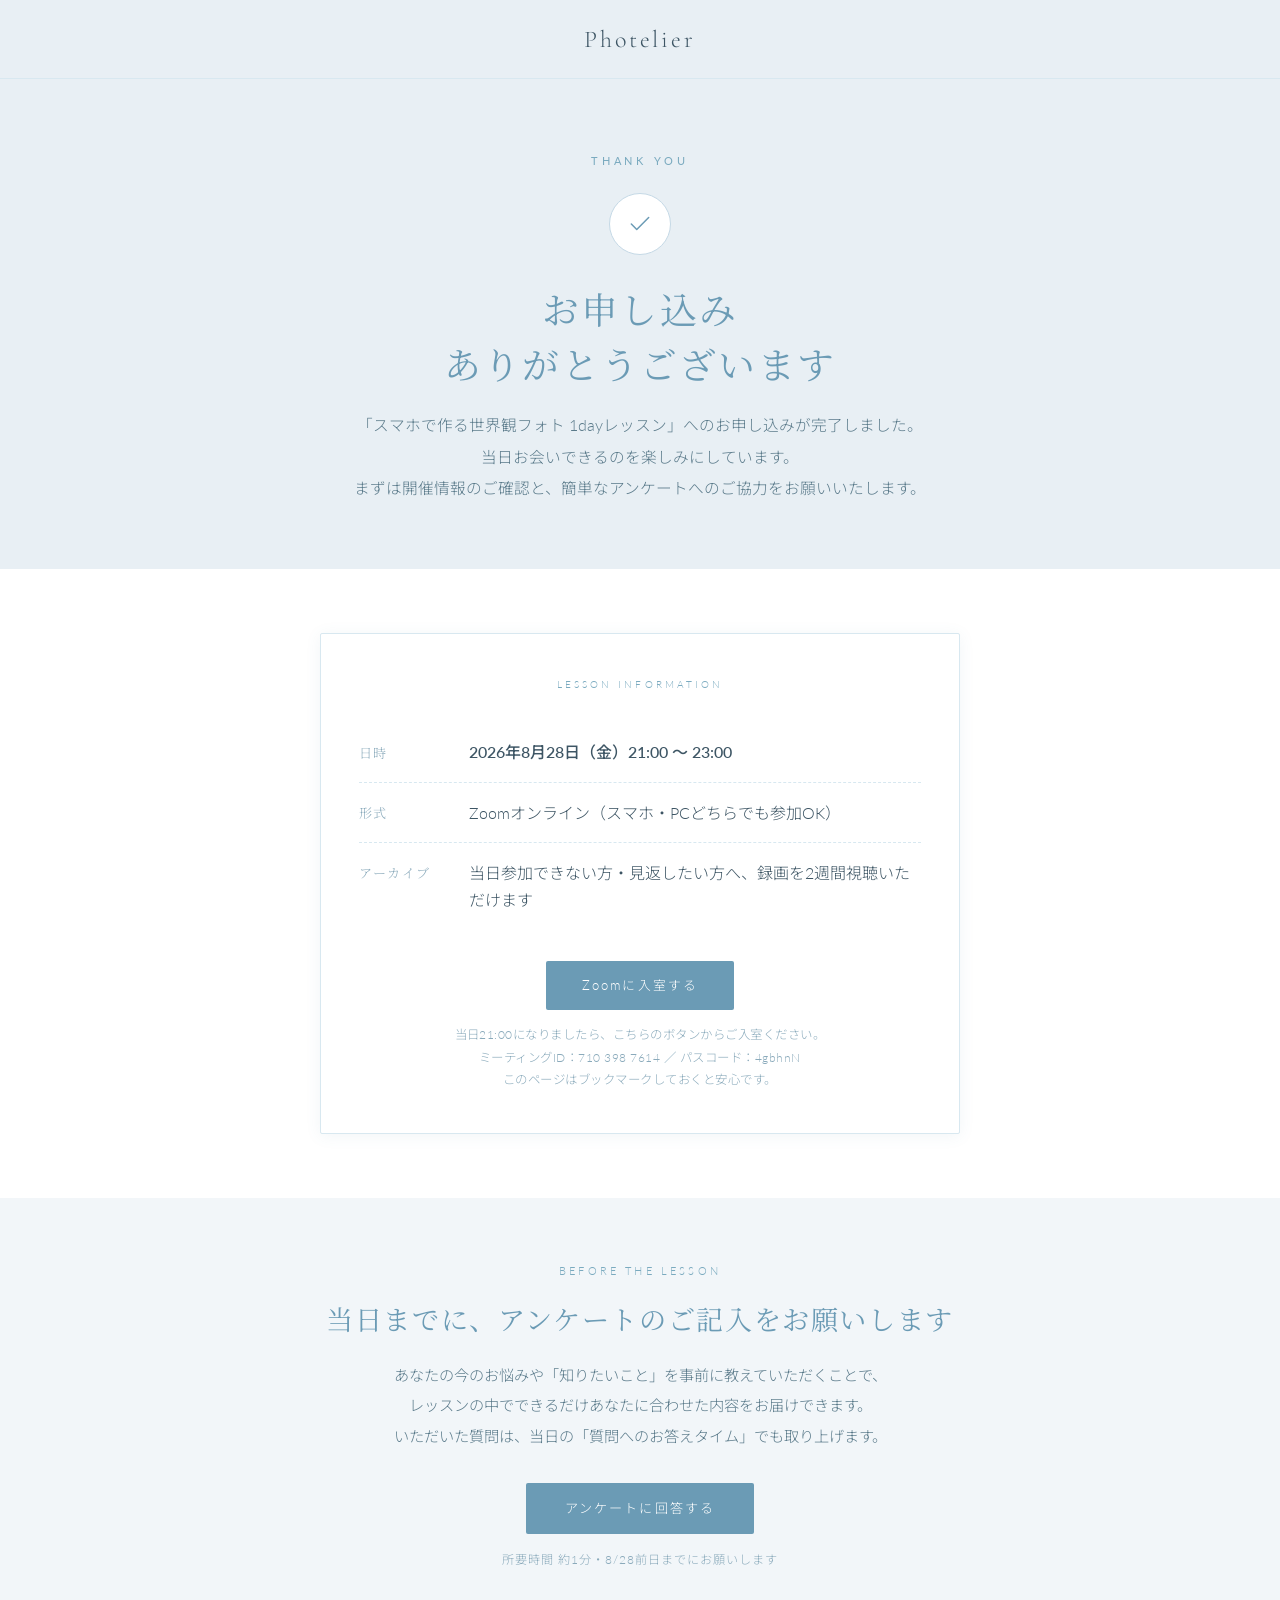
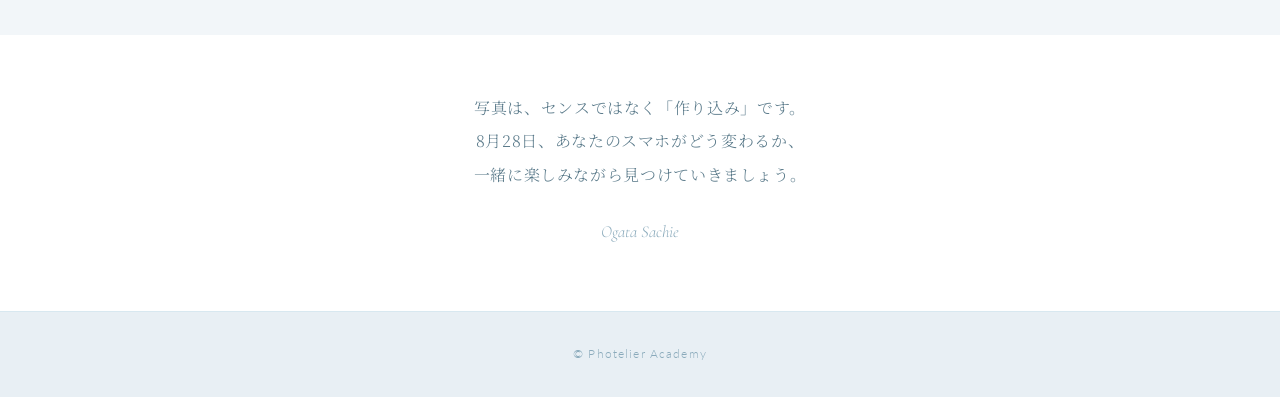
<file: 1day-thanks.html>
<!DOCTYPE html>
<html lang="ja">
<head>
  <meta charset="UTF-8" />
  <meta name="viewport" content="width=device-width, initial-scale=1.0" />
  <meta name="robots" content="noindex" />
  <title>お申し込みありがとうございます | スマホで作る世界観フォト 1dayレッスン</title>
  <link rel="preconnect" href="https://fonts.googleapis.com" />
  <link rel="preconnect" href="https://fonts.gstatic.com" crossorigin />
  <link href="https://fonts.googleapis.com/css2?family=Cormorant+Garamond:ital,wght@0,300;0,400;0,600;1,300;1,400&family=Lato:wght@300;400&family=Noto+Serif+JP:wght@300;400;500&family=Noto+Sans+JP:wght@300;400&display=swap" rel="stylesheet" />
  <link rel="stylesheet" href="style.css" />
  <style>
    /*
      TODO (公開前に必ず対応):
      1. ✅ Zoom入室URL … 反映済み（8/28のミーティングURL・ID・パスコード）。
      2. ✅ アンケートURL … 反映済み（Googleフォーム回答用URL）。
      3. このページのURLを、Stripe Payment Link の「支払い後のリダイレクト先」に設定する。
         （申込＝決済した人だけがこのページに着地する動線）
    */
    .tk-nav {
      background: var(--bg-hero);
      border-bottom: 1px solid var(--border);
      padding: 1.1rem 0;
      text-align: center;
    }
    .tk-nav__logo {
      font-family: var(--font-serif);
      font-size: 1.5rem;
      letter-spacing: .12em;
      color: var(--text);
    }

    .tk-hero {
      background: var(--bg-hero);
      text-align: center;
      padding: 4.5rem 0 4rem;
    }
    .tk-hero__eyebrow {
      font-family: var(--font-sans);
      font-size: .68rem;
      font-weight: 400;
      letter-spacing: .34em;
      text-transform: uppercase;
      color: var(--blue-mid);
      margin-bottom: 1.4rem;
    }
    .tk-hero__check {
      width: 62px; height: 62px;
      margin: 0 auto 1.6rem;
      border-radius: 50%;
      border: 1px solid var(--blue-pale);
      display: flex; align-items: center; justify-content: center;
      color: var(--blue);
      background: var(--white);
    }
    .tk-hero__title {
      font-family: var(--font-jp);
      font-size: clamp(1.6rem, 4vw, 2.3rem);
      font-weight: 400;
      color: var(--blue);
      letter-spacing: .06em;
      line-height: 1.5;
      margin-bottom: 1.2rem;
    }
    .tk-hero__lead {
      max-width: 620px;
      margin: 0 auto;
      color: var(--text-mid);
      font-size: .98rem;
      line-height: 2;
    }

    .tk-section { padding: 4rem 0; }
    .tk-card {
      max-width: 640px;
      margin: 0 auto;
      background: var(--white);
      border: 1px solid var(--border);
      border-radius: var(--radius);
      box-shadow: var(--shadow);
      padding: 2.6rem 2.4rem;
    }
    .tk-card__label {
      font-family: var(--font-sans);
      font-size: .64rem;
      letter-spacing: .3em;
      text-transform: uppercase;
      color: var(--blue-mid);
      text-align: center;
      margin-bottom: 1.8rem;
    }

    .tk-info__row {
      display: flex;
      gap: 1.2rem;
      padding: 1rem 0;
      border-bottom: 1px dashed var(--border);
    }
    .tk-info__row:last-of-type { border-bottom: none; }
    .tk-info__key {
      flex: 0 0 90px;
      font-family: var(--font-jp);
      color: var(--text-light);
      font-size: .82rem;
      letter-spacing: .08em;
      padding-top: .15rem;
    }
    .tk-info__val {
      flex: 1;
      color: var(--text);
      font-size: 1rem;
      line-height: 1.7;
    }
    .tk-info__val strong { font-weight: 500; }

    .tk-info__zoom {
      margin-top: 2rem;
      text-align: center;
    }
    .tk-info__zoom-btn {
      display: inline-block;
      background: var(--blue);
      color: var(--white);
      font-family: var(--font-sans);
      font-size: .8rem;
      letter-spacing: .16em;
      padding: 1em 2.8em;
      border-radius: var(--radius);
      transition: var(--transition);
    }
    .tk-info__zoom-btn:hover { background: var(--blue-dark); }
    .tk-info__zoom-note {
      margin-top: .9rem;
      font-size: .78rem;
      color: var(--text-light);
      letter-spacing: .04em;
    }

    .tk-survey { background: var(--bg-alt); }
    .tk-survey__inner {
      max-width: 640px;
      margin: 0 auto;
      text-align: center;
    }
    .tk-survey__eyebrow {
      font-family: var(--font-sans);
      font-size: .66rem;
      letter-spacing: .3em;
      text-transform: uppercase;
      color: var(--blue-mid);
      margin-bottom: 1rem;
    }
    .tk-survey__title {
      font-family: var(--font-jp);
      font-size: clamp(1.3rem, 3vw, 1.7rem);
      font-weight: 400;
      color: var(--blue);
      letter-spacing: .06em;
      line-height: 1.6;
      margin-bottom: 1.2rem;
    }
    .tk-survey__body {
      color: var(--text-mid);
      font-size: .95rem;
      line-height: 2;
      margin-bottom: 2rem;
    }
    .tk-survey__btn {
      display: inline-block;
      background: var(--blue);
      color: var(--white);
      font-family: var(--font-sans);
      font-size: .82rem;
      letter-spacing: .16em;
      padding: 1.05em 3em;
      border-radius: var(--radius);
      transition: var(--transition);
    }
    .tk-survey__btn:hover { background: var(--blue-dark); }
    .tk-survey__time {
      display: block;
      margin-top: .9rem;
      font-size: .76rem;
      color: var(--text-light);
      letter-spacing: .08em;
    }

    .tk-close {
      text-align: center;
      padding: 3.5rem 0 4rem;
    }
    .tk-close__msg {
      max-width: 560px;
      margin: 0 auto;
      font-family: var(--font-jp);
      color: var(--text-mid);
      font-size: 1rem;
      line-height: 2.1;
      letter-spacing: .04em;
    }
    .tk-close__sign {
      margin-top: 1.6rem;
      font-family: var(--font-serif);
      font-style: italic;
      color: var(--text-light);
      font-size: 1.05rem;
    }

    .tk-footer {
      background: var(--bg-hero);
      border-top: 1px solid var(--border);
      text-align: center;
      padding: 2rem 0;
      color: var(--text-light);
      font-size: .72rem;
      letter-spacing: .1em;
    }

    @media (max-width: 560px) {
      .tk-card { padding: 2rem 1.4rem; }
      .tk-info__row { flex-direction: column; gap: .3rem; }
      .tk-info__key { flex: none; }
    }
  </style>
</head>
<body>

  <!-- ナビ（ロゴのみ・申込CTAは無し） -->
  <nav class="tk-nav">
    <span class="tk-nav__logo">Photelier</span>
  </nav>

  <!-- 完了メッセージ -->
  <header class="tk-hero">
    <div class="container">
      <p class="tk-hero__eyebrow">Thank you</p>
      <div class="tk-hero__check" aria-hidden="true">
        <svg width="26" height="26" viewBox="0 0 24 24" fill="none" stroke="currentColor" stroke-width="1.4" stroke-linecap="round" stroke-linejoin="round">
          <path d="M20 6 L9 17 L4 12" />
        </svg>
      </div>
      <h1 class="tk-hero__title">お申し込み<br />ありがとうございます</h1>
      <p class="tk-hero__lead">
        「スマホで作る世界観フォト 1dayレッスン」へのお申し込みが完了しました。<br />
        当日お会いできるのを楽しみにしています。<br />
        まずは開催情報のご確認と、簡単なアンケートへのご協力をお願いいたします。
      </p>
    </div>
  </header>

  <!-- 開催情報 + Zoom -->
  <section class="tk-section">
    <div class="container">
      <div class="tk-card">
        <p class="tk-card__label">Lesson Information</p>
        <div class="tk-info">
          <div class="tk-info__row">
            <span class="tk-info__key">日時</span>
            <span class="tk-info__val"><strong>2026年8月28日（金）21:00 〜 23:00</strong></span>
          </div>
          <div class="tk-info__row">
            <span class="tk-info__key">形式</span>
            <span class="tk-info__val">Zoomオンライン（スマホ・PCどちらでも参加OK）</span>
          </div>
          <div class="tk-info__row">
            <span class="tk-info__key">アーカイブ</span>
            <span class="tk-info__val">当日参加できない方・見返したい方へ、録画を2週間視聴いただけます</span>
          </div>
        </div>

        <div class="tk-info__zoom">
          <a href="https://us02web.zoom.us/j/7103987614?pwd=YlNoTTd1TlRlOFhjd2QydXVYa0VGdz09&omn=82907682582" class="tk-info__zoom-btn" target="_blank" rel="noopener">Zoomに入室する</a>
          <p class="tk-info__zoom-note">
            当日21:00になりましたら、こちらのボタンからご入室ください。<br />
            ミーティングID：710 398 7614 ／ パスコード：4gbhnN<br />
            このページはブックマークしておくと安心です。
          </p>
        </div>
      </div>
    </div>
  </section>

  <!-- アンケート -->
  <section class="tk-section tk-survey">
    <div class="container">
      <div class="tk-survey__inner">
        <p class="tk-survey__eyebrow">Before the lesson</p>
        <h2 class="tk-survey__title">当日までに、アンケートのご記入をお願いします</h2>
        <p class="tk-survey__body">
          あなたの今のお悩みや「知りたいこと」を事前に教えていただくことで、<br />
          レッスンの中でできるだけあなたに合わせた内容をお届けできます。<br />
          いただいた質問は、当日の「質問へのお答えタイム」でも取り上げます。
        </p>
        <a href="https://docs.google.com/forms/d/e/1FAIpQLSd3R16kAhOdjZ1cxgphzTnPZrEIjCcLBiO-wC4C9-aR0XTVAw/viewform" class="tk-survey__btn" target="_blank" rel="noopener">アンケートに回答する</a>
        <span class="tk-survey__time">所要時間 約1分・8/28前日までにお願いします</span>
      </div>
    </div>
  </section>

  <!-- 締めの一言 -->
  <section class="tk-close">
    <div class="container">
      <p class="tk-close__msg">
        写真は、センスではなく「作り込み」です。<br />
        8月28日、あなたのスマホがどう変わるか、<br />
        一緒に楽しみながら見つけていきましょう。
      </p>
      <p class="tk-close__sign">Ogata Sachie</p>
    </div>
  </section>

  <footer class="tk-footer">
    &copy; Photelier Academy
  </footer>

</body>
</html>
</file>
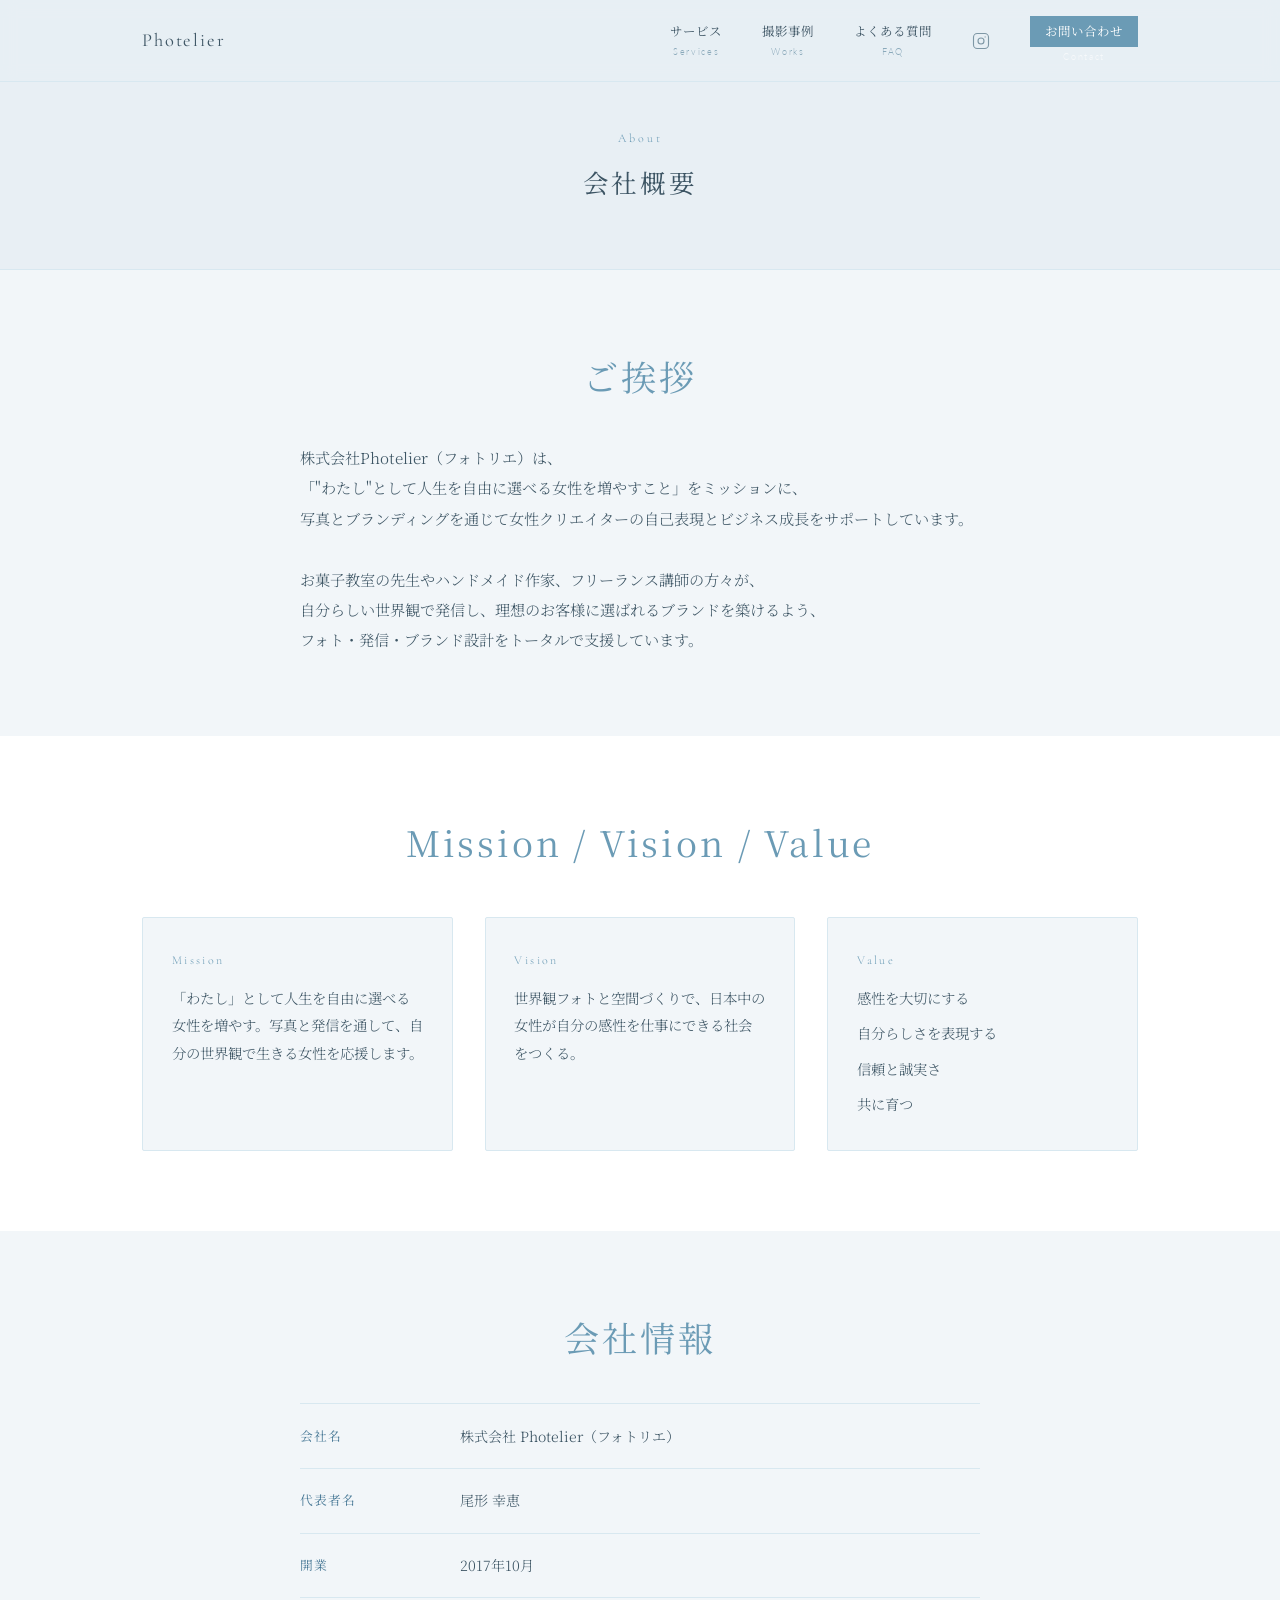
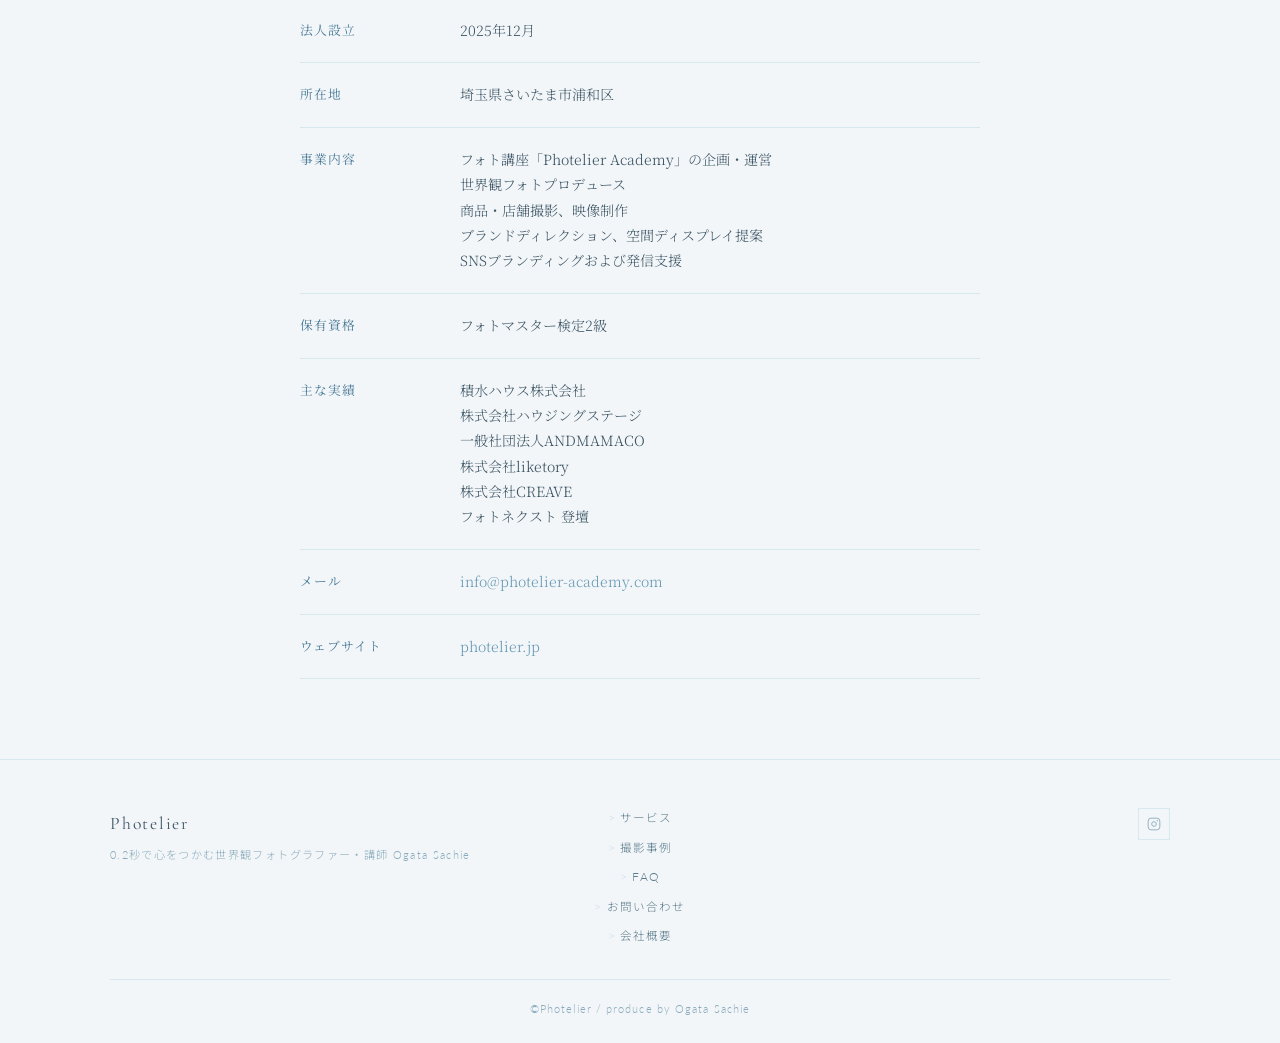
<file: about.html>
<!DOCTYPE html>
<html lang="ja">
<head>
  <meta charset="UTF-8" />
  <meta name="viewport" content="width=device-width, initial-scale=1.0" />
  <title>会社概要 | Photelier</title>
  <meta name="description" content="株式会社Photelier（フォトリエ）の会社概要ページです。" />
  <link rel="preconnect" href="https://fonts.googleapis.com" />
  <link rel="preconnect" href="https://fonts.gstatic.com" crossorigin />
  <link href="https://fonts.googleapis.com/css2?family=Cormorant+Garamond:ital,wght@0,300;0,400;0,600;1,300;1,400&family=Lato:wght@300;400&family=Noto+Serif+JP:wght@300;400;500&family=Noto+Sans+JP:wght@300;400&display=swap" rel="stylesheet" />
  <link rel="stylesheet" href="style.css" />
  <style>
    .about-hero {
      background: var(--bg-hero);
      padding: 8rem 0 4rem;
      text-align: center;
      border-bottom: 1px solid var(--border);
    }
    .about-hero__en {
      font-family: var(--font-serif);
      font-size: .75rem;
      letter-spacing: .25em;
      color: var(--blue);
      display: block;
      margin-bottom: .6rem;
    }
    .about-hero__title {
      font-family: var(--font-jp);
      font-size: 1.6rem;
      font-weight: 400;
      color: var(--text);
      letter-spacing: .1em;
    }

    .about-section { padding: 5rem 0; }

    /* Mission/Vision/Value */
    .mvv { background: #fff; }
    .mvv__grid {
      display: grid;
      grid-template-columns: repeat(3, 1fr);
      gap: 2rem;
      margin-top: 3rem;
    }
    .mvv__card {
      background: var(--bg-alt);
      border: 1px solid var(--border);
      padding: 2rem 1.8rem;
      border-radius: 2px;
    }
    .mvv__label {
      font-family: var(--font-serif);
      font-size: .75rem;
      letter-spacing: .2em;
      color: var(--blue);
      display: block;
      margin-bottom: .8rem;
    }
    .mvv__text {
      font-family: var(--font-jp);
      font-size: .9rem;
      line-height: 1.9;
      color: var(--text);
      font-weight: 300;
    }

    /* Greeting */
    .greeting { background: var(--bg-alt); }
    .greeting__text {
      font-family: var(--font-jp);
      font-size: .95rem;
      line-height: 2;
      color: var(--text);
      font-weight: 300;
      max-width: 680px;
      margin: 2rem auto 0;
    }

    /* Value list */
    .value { background: #fff; }
    .value__list {
      list-style: none;
      padding: 0;
      margin: 2rem auto 0;
      max-width: 600px;
    }
    .value__list li {
      font-family: var(--font-jp);
      font-size: .9rem;
      line-height: 1.8;
      color: var(--text);
      font-weight: 300;
      padding: 1rem 0;
      border-bottom: 1px solid var(--border);
      display: flex;
      gap: 1rem;
      align-items: flex-start;
    }
    .value__list li:last-child { border-bottom: none; }
    .value__num {
      font-family: var(--font-serif);
      color: var(--blue);
      font-size: .8rem;
      letter-spacing: .1em;
      flex-shrink: 0;
      margin-top: .15rem;
    }

    /* Company table */
    .company { background: var(--bg-alt); }
    .company__table {
      width: 100%;
      max-width: 680px;
      margin: 2.5rem auto 0;
      border-collapse: collapse;
    }
    .company__table tr {
      border-bottom: 1px solid var(--border);
    }
    .company__table tr:first-child {
      border-top: 1px solid var(--border);
    }
    .company__table th {
      font-family: var(--font-jp);
      font-size: .8rem;
      font-weight: 400;
      color: var(--blue-dark);
      letter-spacing: .08em;
      padding: 1.2rem 1.5rem 1.2rem 0;
      text-align: left;
      vertical-align: top;
      width: 160px;
      white-space: nowrap;
    }
    .company__table td {
      font-family: var(--font-jp);
      font-size: .88rem;
      color: var(--text);
      font-weight: 300;
      padding: 1.2rem 0;
      line-height: 1.8;
    }

    @media (max-width: 680px) {
      .mvv__grid { grid-template-columns: 1fr; }
      .company__table th {
        width: 120px;
        padding-right: 1rem;
        font-size: .75rem;
      }
      .company__table td { font-size: .82rem; }
    }
  </style>
</head>
<body>

  <!-- Navigation -->
  <nav class="nav" id="nav">
    <div class="nav__inner">
      <a href="index.html" class="nav__logo">Photelier</a>
      <button class="nav__hamburger" id="hamburger" aria-label="メニューを開く">
        <span></span><span></span><span></span>
      </button>
      <ul class="nav__menu" id="menu">
        <li>
          <a href="index.html#services">
            <span class="ja">サービス</span>
            <span class="en">Services</span>
          </a>
        </li>
        <li>
          <a href="index.html#works">
            <span class="ja">撮影事例</span>
            <span class="en">Works</span>
          </a>
        </li>
        <li>
          <a href="index.html#faq">
            <span class="ja">よくある質問</span>
            <span class="en">FAQ</span>
          </a>
        </li>
        <li>
          <a href="https://www.instagram.com/photostudio_fairytale/" target="_blank" rel="noopener" aria-label="Instagram" class="nav__insta-link">
            <svg viewBox="0 0 24 24" fill="none" stroke="currentColor" stroke-width="1.5" width="18" height="18">
              <rect x="2" y="2" width="20" height="20" rx="5" ry="5"/>
              <circle cx="12" cy="12" r="4"/>
              <circle cx="17.5" cy="6.5" r="0.8" fill="currentColor" stroke="none"/>
            </svg>
          </a>
        </li>
        <li>
          <a href="index.html#contact" class="nav__cta">
            <span class="ja">お問い合わせ</span>
            <span class="en">Contact</span>
          </a>
        </li>
      </ul>
    </div>
  </nav>

  <!-- Hero -->
  <div class="about-hero">
    <span class="about-hero__en">About</span>
    <h1 class="about-hero__title">会社概要</h1>
  </div>

  <!-- Greeting -->
  <section class="about-section greeting">
    <div class="container">
      <h2 class="section__title">ご挨拶</h2>
      <p class="greeting__text">
        株式会社Photelier（フォトリエ）は、<br>
        「"わたし"として人生を自由に選べる女性を増やすこと」をミッションに、<br>
        写真とブランディングを通じて女性クリエイターの自己表現とビジネス成長をサポートしています。<br><br>
        お菓子教室の先生やハンドメイド作家、フリーランス講師の方々が、<br>
        自分らしい世界観で発信し、理想のお客様に選ばれるブランドを築けるよう、<br>
        フォト・発信・ブランド設計をトータルで支援しています。
      </p>
    </div>
  </section>

  <!-- Mission / Vision / Value -->
  <section class="about-section mvv">
    <div class="container">
      <h2 class="section__title">Mission / Vision / Value</h2>
      <div class="mvv__grid">
        <div class="mvv__card">
          <span class="mvv__label">Mission</span>
          <p class="mvv__text">「わたし」として人生を自由に選べる女性を増やす。写真と発信を通して、自分の世界観で生きる女性を応援します。</p>
        </div>
        <div class="mvv__card">
          <span class="mvv__label">Vision</span>
          <p class="mvv__text">世界観フォトと空間づくりで、日本中の女性が自分の感性を仕事にできる社会をつくる。</p>
        </div>
        <div class="mvv__card">
          <span class="mvv__label">Value</span>
          <ul style="list-style:none;padding:0;margin:0;">
            <li class="mvv__text" style="margin-bottom:.5rem;">感性を大切にする</li>
            <li class="mvv__text" style="margin-bottom:.5rem;">自分らしさを表現する</li>
            <li class="mvv__text" style="margin-bottom:.5rem;">信頼と誠実さ</li>
            <li class="mvv__text">共に育つ</li>
          </ul>
        </div>
      </div>
    </div>
  </section>

  <!-- Company Info -->
  <section class="about-section company">
    <div class="container">
      <h2 class="section__title">会社情報</h2>
      <table class="company__table">
        <tr>
          <th>会社名</th>
          <td>株式会社 Photelier（フォトリエ）</td>
        </tr>
        <tr>
          <th>代表者名</th>
          <td>尾形 幸恵</td>
        </tr>
        <tr>
          <th>開業</th>
          <td>2017年10月</td>
        </tr>
        <tr>
          <th>法人設立</th>
          <td>2025年12月</td>
        </tr>
        <tr>
          <th>所在地</th>
          <td>埼玉県さいたま市浦和区</td>
        </tr>
        <tr>
          <th>事業内容</th>
          <td>
            フォト講座「Photelier Academy」の企画・運営<br>
            世界観フォトプロデュース<br>
            商品・店舗撮影、映像制作<br>
            ブランドディレクション、空間ディスプレイ提案<br>
            SNSブランディングおよび発信支援
          </td>
        </tr>
        <tr>
          <th>保有資格</th>
          <td>フォトマスター検定2級</td>
        </tr>
        <tr>
          <th>主な実績</th>
          <td>
            積水ハウス株式会社<br>
            株式会社ハウジングステージ<br>
            一般社団法人ANDMAMACO<br>
            株式会社liketory<br>
            株式会社CREAVE<br>
            フォトネクスト 登壇
          </td>
        </tr>
        <tr>
          <th>メール</th>
          <td><a href="mailto:info@photelier-academy.com" style="color:var(--blue);">info@photelier-academy.com</a></td>
        </tr>
        <tr>
          <th>ウェブサイト</th>
          <td><a href="https://photelier.jp" style="color:var(--blue);">photelier.jp</a></td>
        </tr>
      </table>
    </div>
  </section>

  <!-- Footer -->
  <footer class="footer">
    <div class="footer__inner">
      <div class="footer__brand">
        <p class="footer__logo">Photelier</p>
        <p class="footer__tagline">0.2秒で心をつかむ世界観フォトグラファー・講師 Ogata Sachie</p>
      </div>
      <nav class="footer__nav">
        <a href="index.html#services">サービス</a>
        <a href="index.html#works">撮影事例</a>
        <a href="index.html#faq">FAQ</a>
        <a href="index.html#contact">お問い合わせ</a>
        <a href="about.html">会社概要</a>
      </nav>
      <div class="footer__social">
        <a href="https://www.instagram.com/photostudio_fairytale/" target="_blank" rel="noopener" aria-label="Instagram">
          <svg viewBox="0 0 24 24" fill="none" stroke="currentColor" stroke-width="1.5">
            <rect x="2" y="2" width="20" height="20" rx="5" ry="5"/>
            <circle cx="12" cy="12" r="4"/>
            <circle cx="17.5" cy="6.5" r="0.5" fill="currentColor"/>
          </svg>
        </a>
      </div>
      <p class="footer__copy">©Photelier / produce by Ogata Sachie</p>
    </div>
  </footer>

  <script src="script.js"></script>
</body>
</html>
</file>
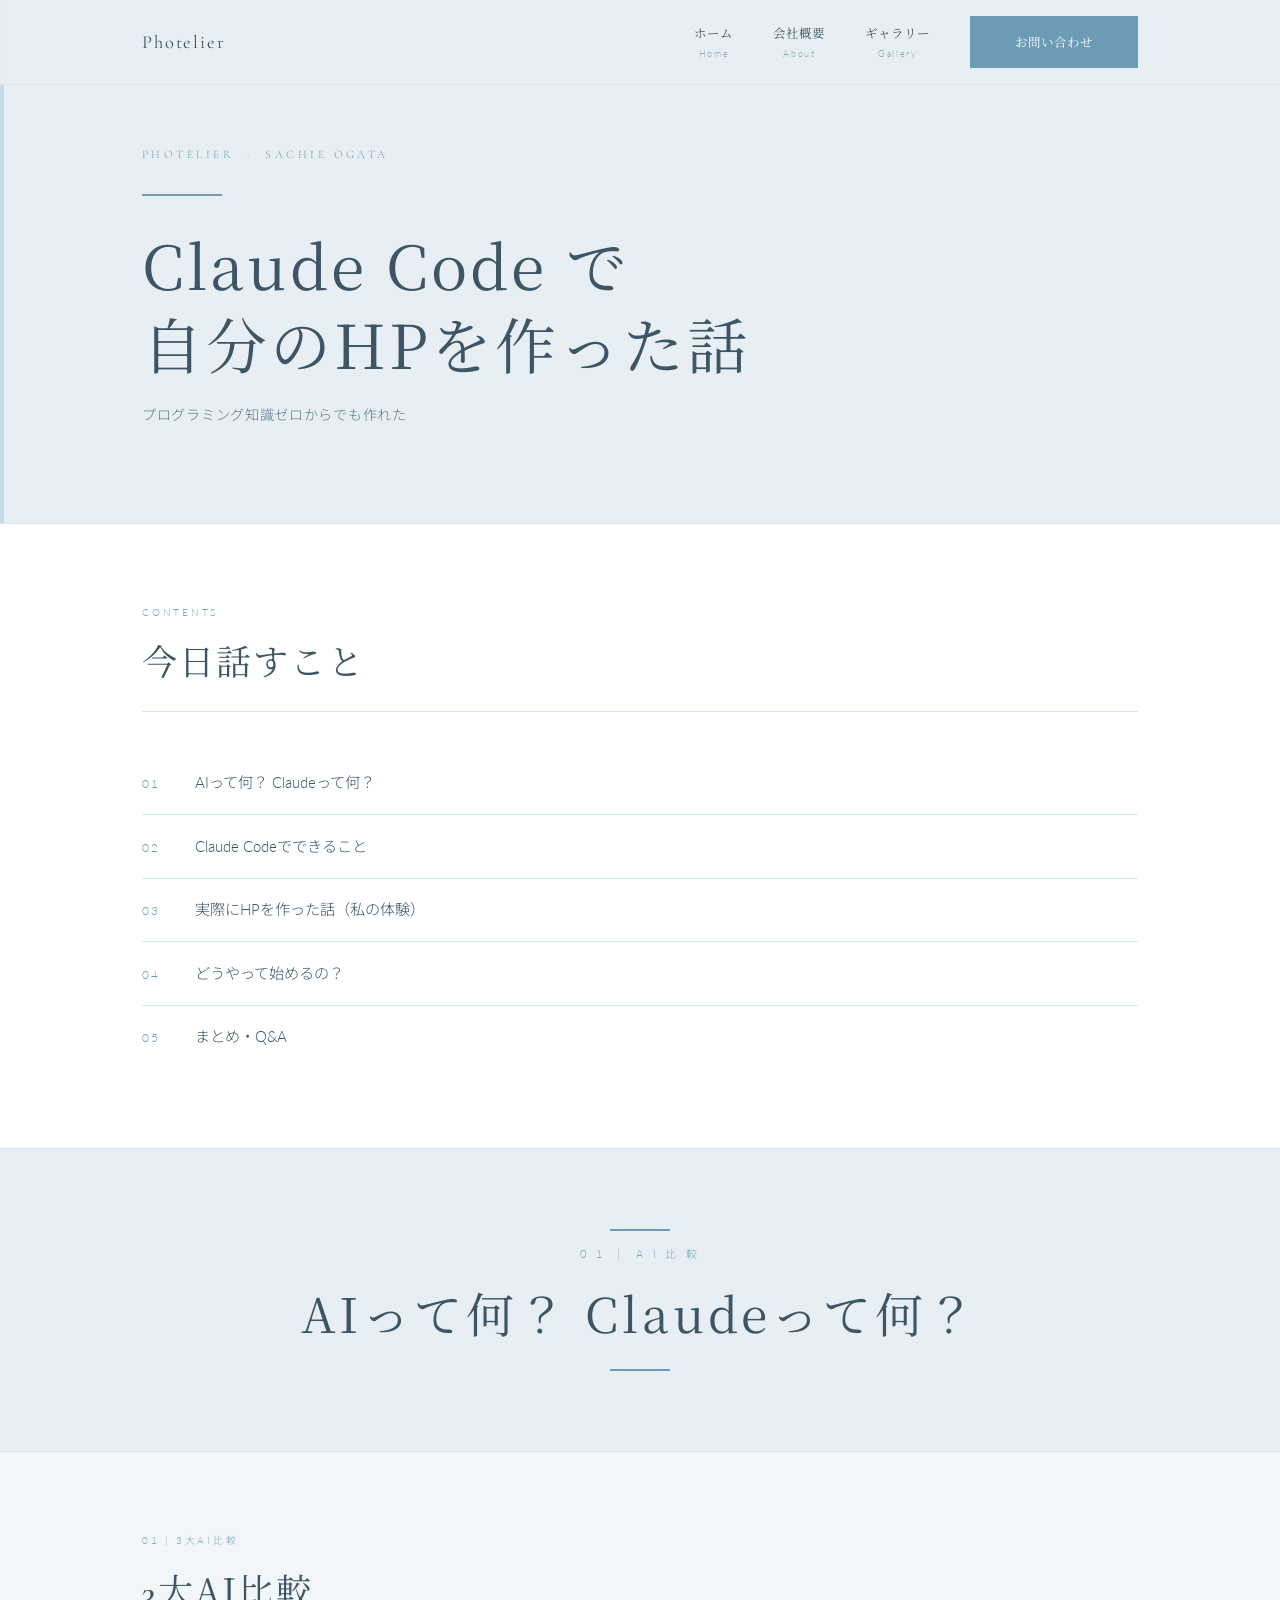
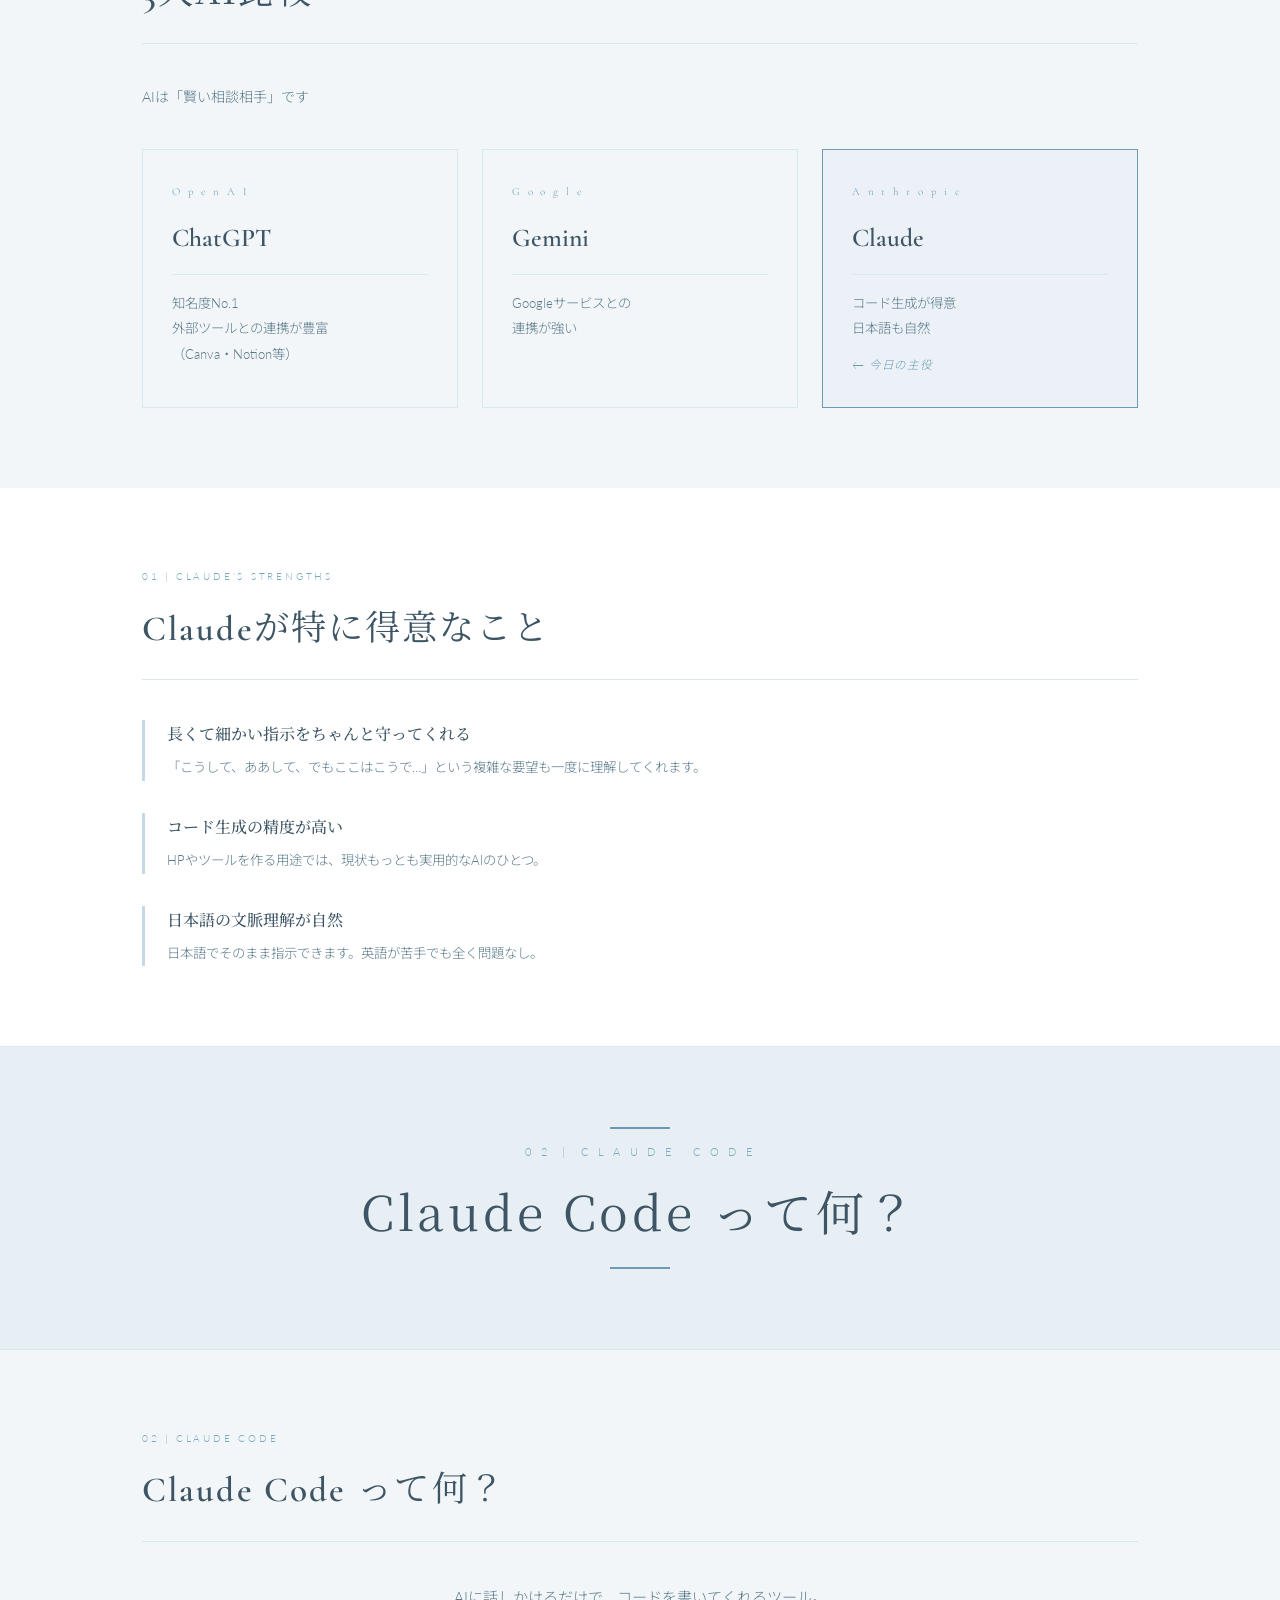
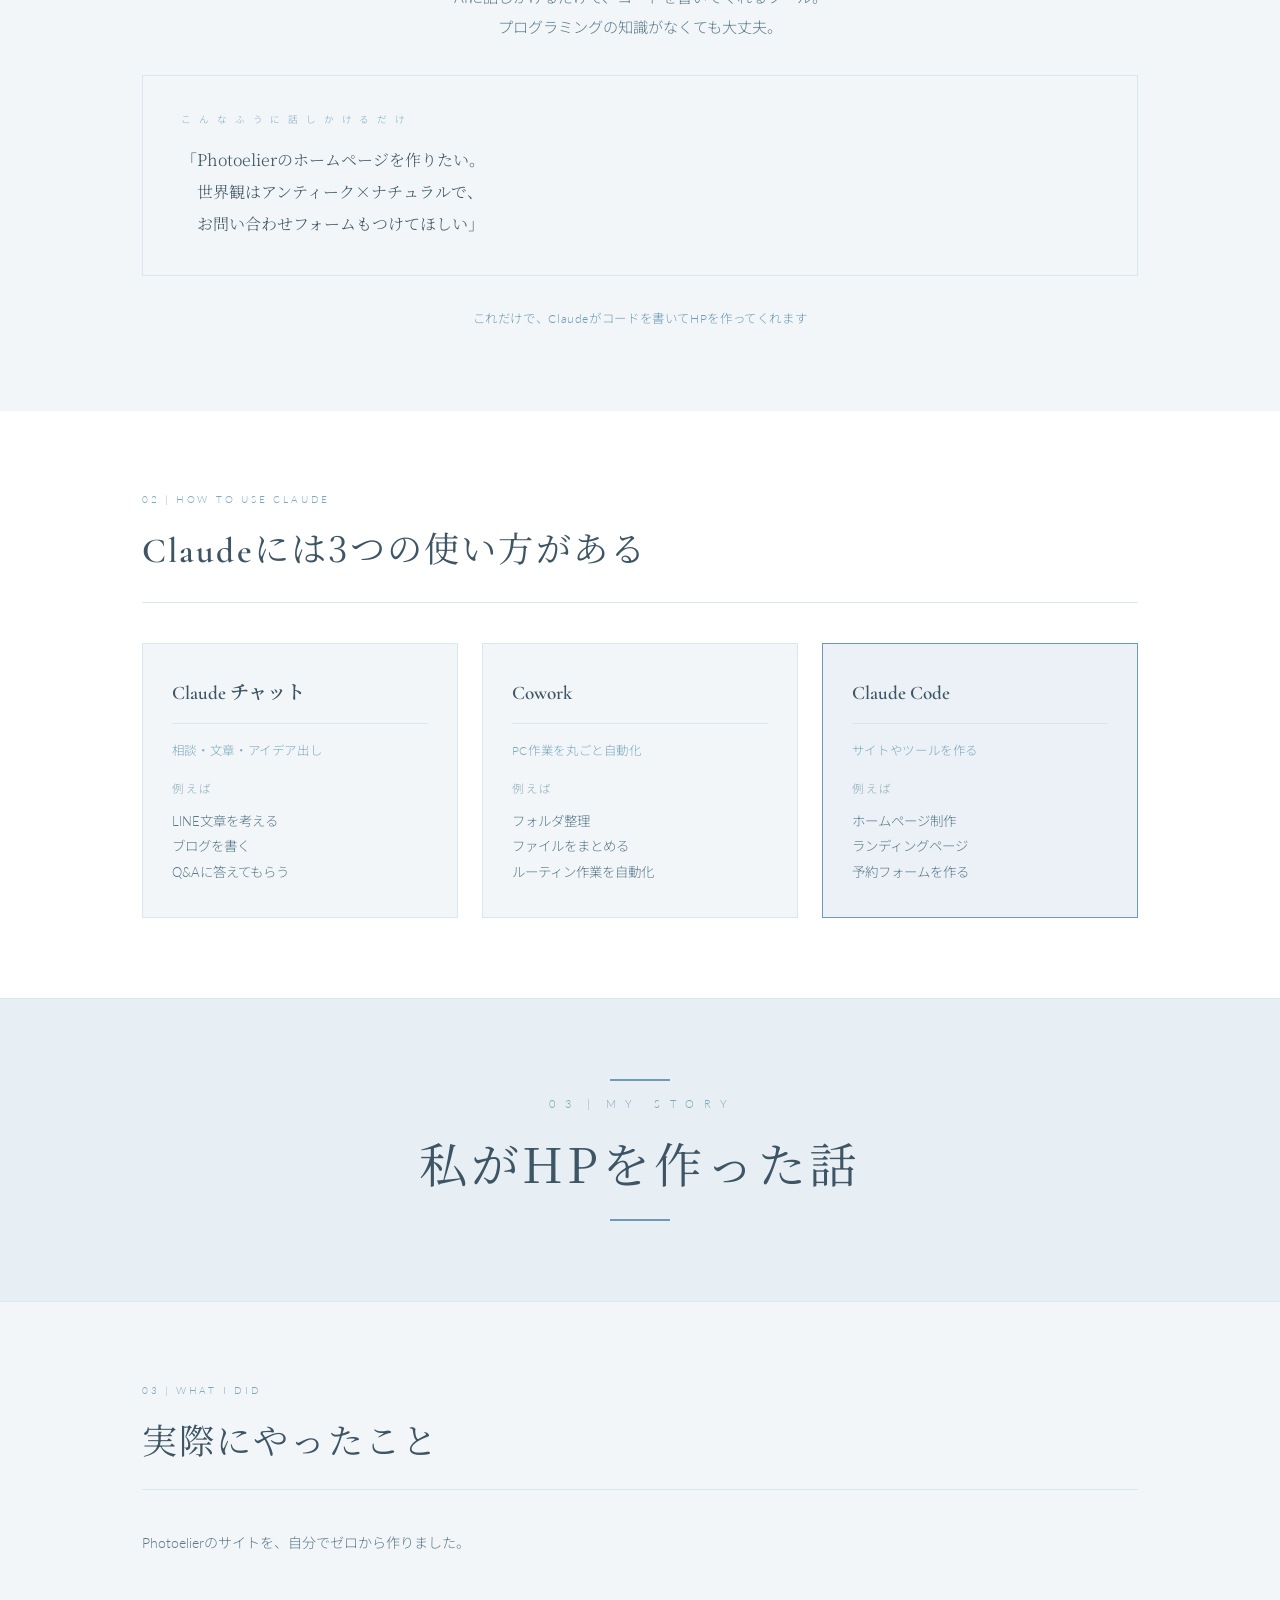
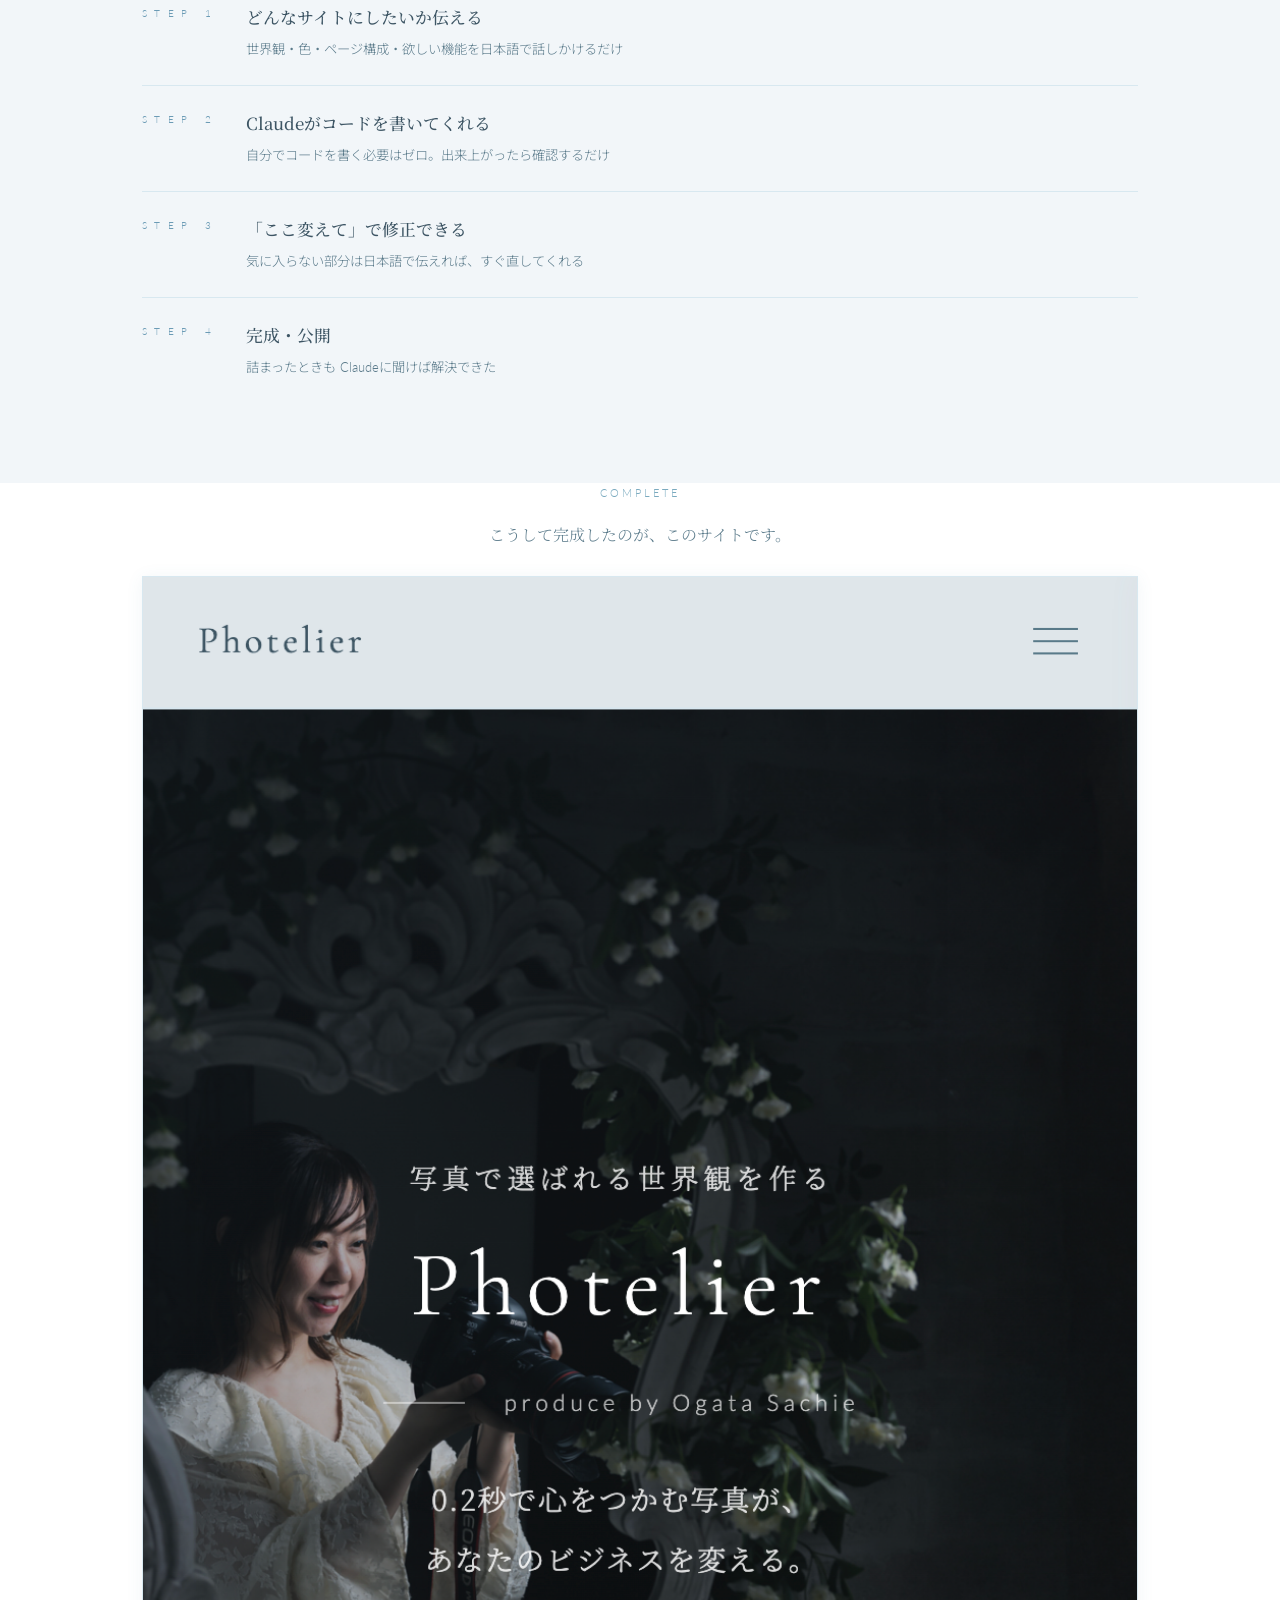
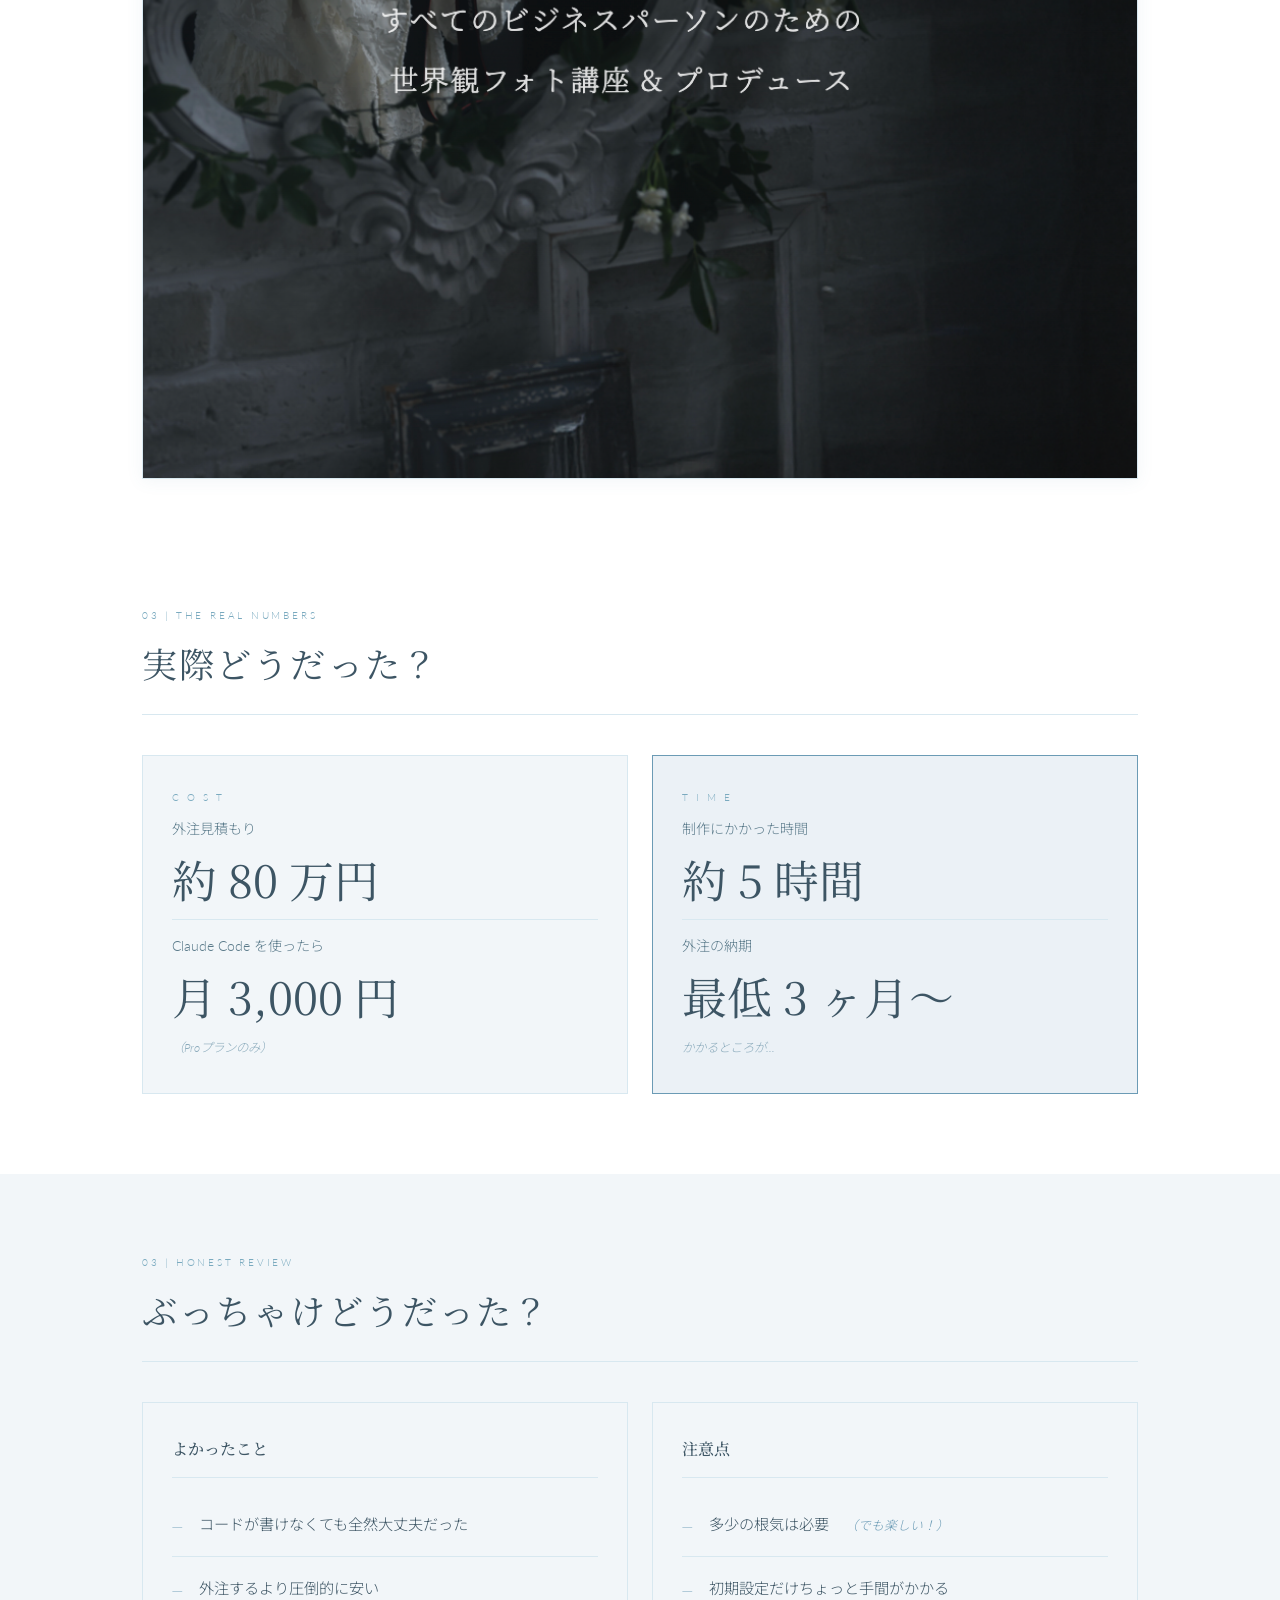
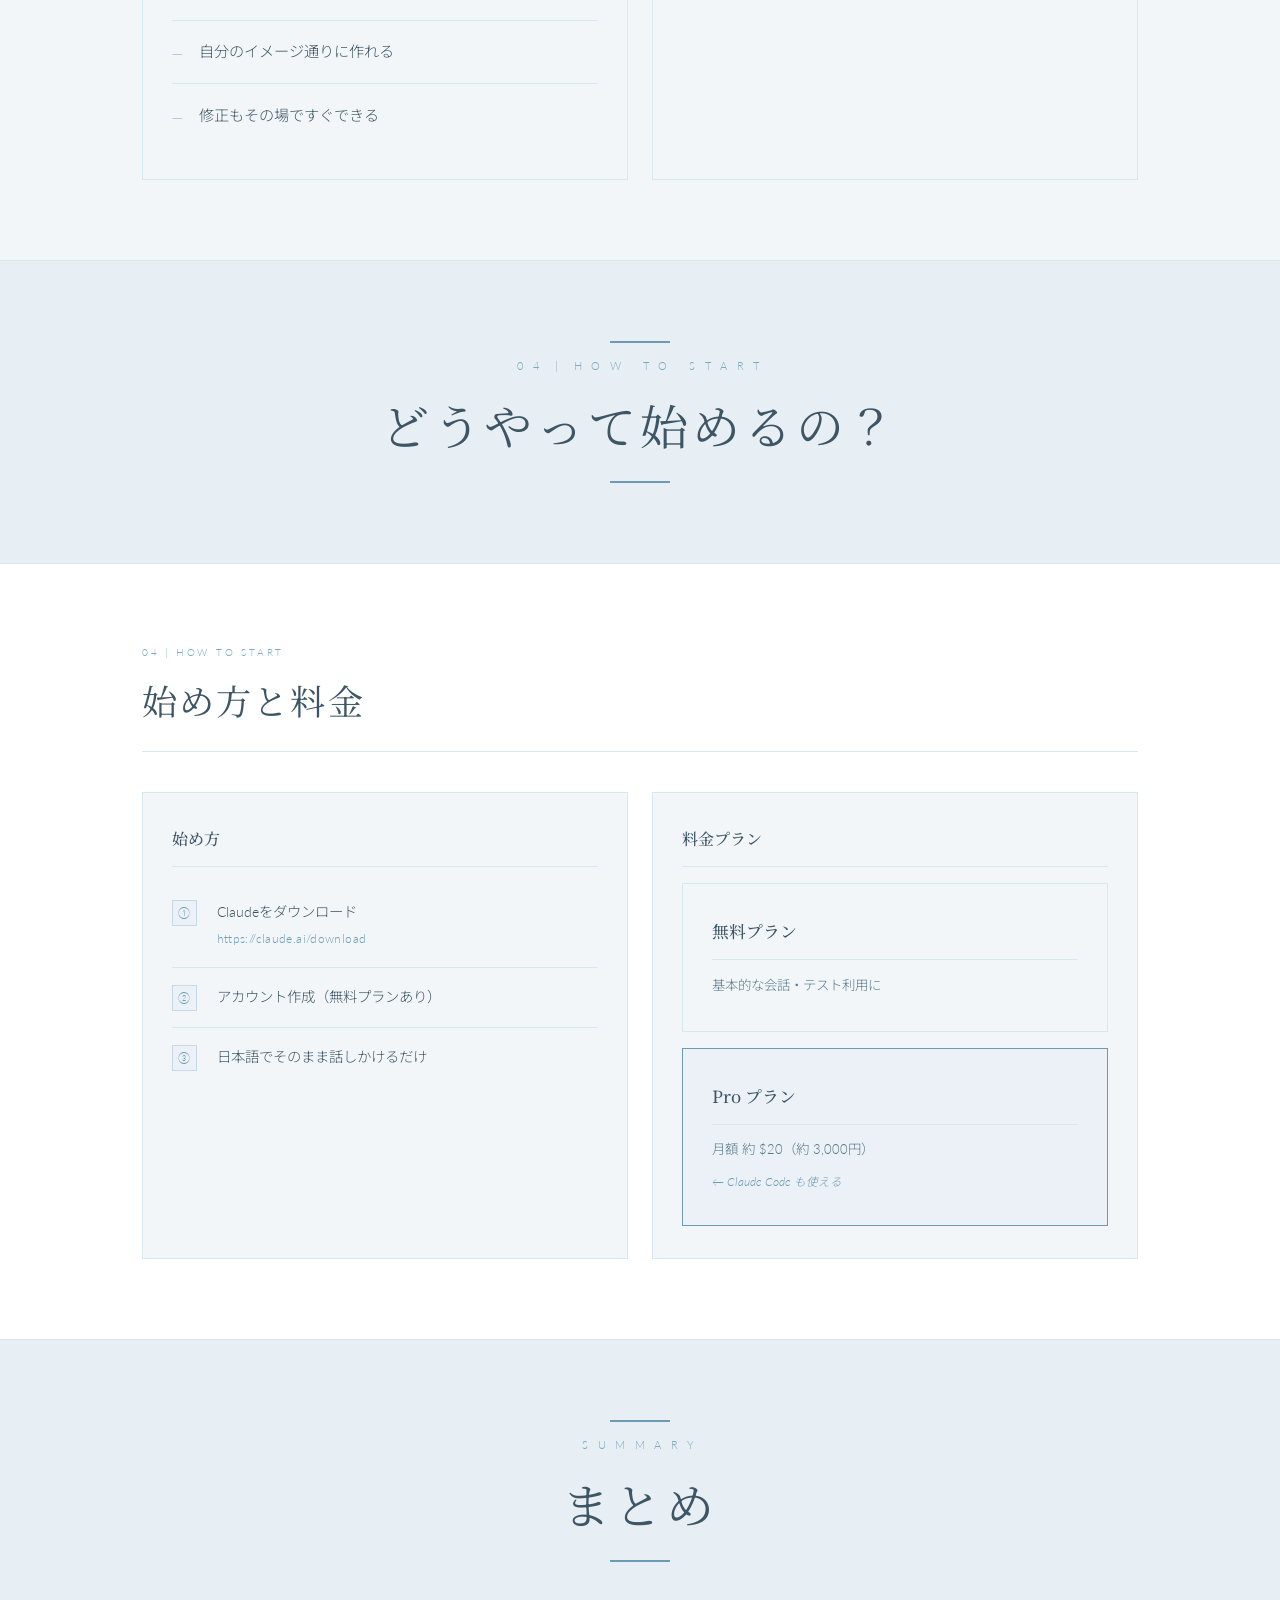
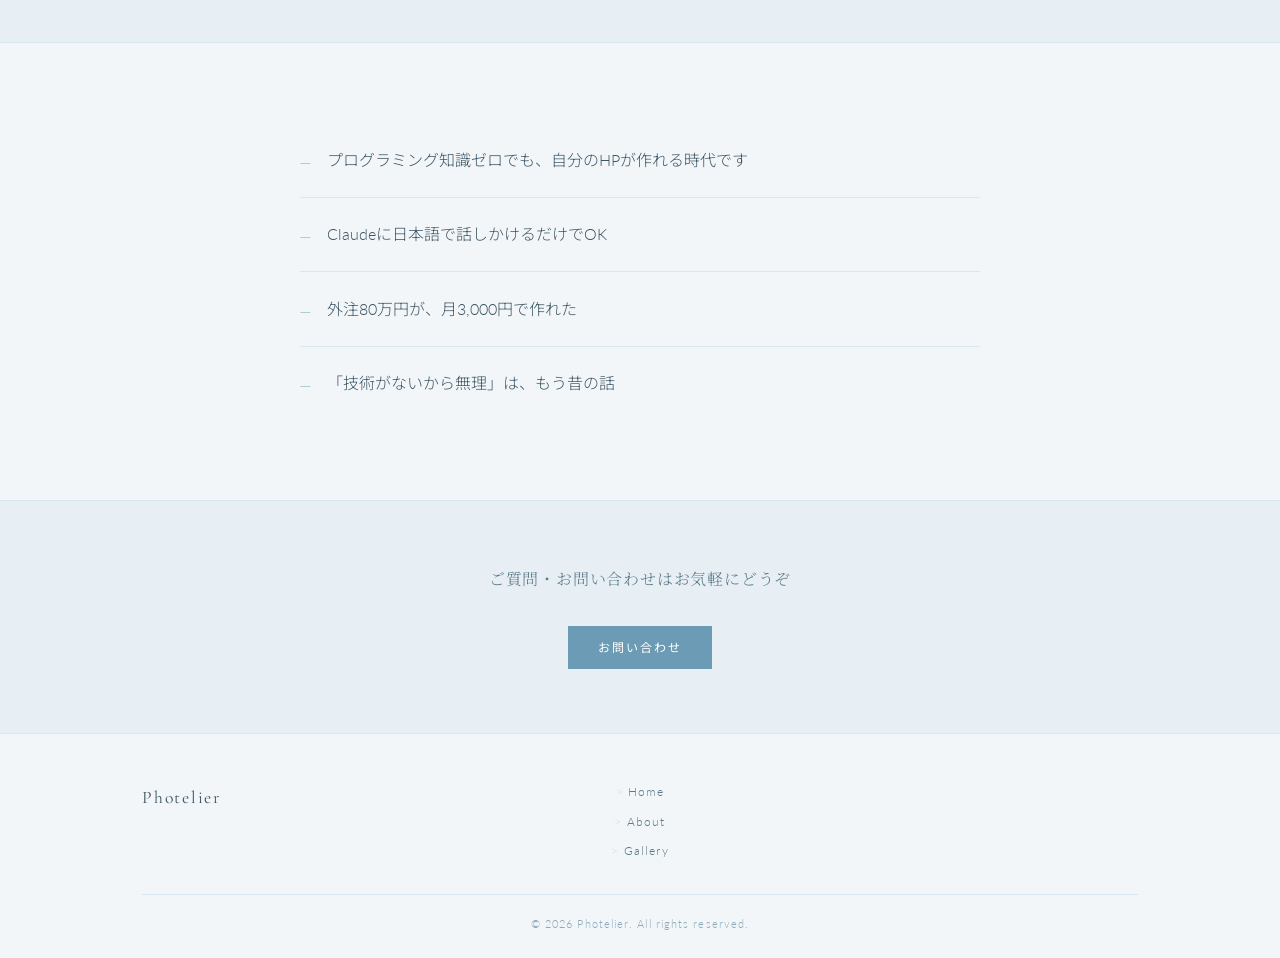
<file: claudecode.html>
<!DOCTYPE html>
<html lang="ja">
<head>
  <meta charset="UTF-8" />
  <meta name="viewport" content="width=device-width, initial-scale=1.0" />
  <title>Claude Codeで自分のHPを作った話 | Photelier</title>
  <meta name="description" content="プログラミング知識ゼロから、Claude Codeで自分のホームページを作った体験談。Photelier 緒方幸恵" />
  <link rel="preconnect" href="https://fonts.googleapis.com" />
  <link rel="preconnect" href="https://fonts.gstatic.com" crossorigin />
  <link href="https://fonts.googleapis.com/css2?family=Cormorant+Garamond:ital,wght@0,300;0,400;0,600;1,300;1,400&family=Lato:wght@300;400&family=Noto+Serif+JP:wght@300;400;500&family=Noto+Sans+JP:wght@300;400&display=swap" rel="stylesheet" />
  <link rel="stylesheet" href="style.css" />
  <style>
    /* ── Page hero ── */
    .cc-hero {
      background: var(--bg-hero);
      padding: 9rem 0 6rem;
      border-bottom: 1px solid var(--border);
      position: relative;
      overflow: hidden;
    }
    .cc-hero::before {
      content: '';
      position: absolute;
      left: 0; top: 0;
      width: 4px; height: 100%;
      background: var(--blue-pale);
    }
    .cc-hero__eyebrow {
      font-family: var(--font-serif);
      font-size: .72rem;
      letter-spacing: .3em;
      color: var(--blue);
      display: block;
      margin-bottom: .5rem;
    }
    .cc-hero__title {
      font-family: var(--font-jp);
      font-size: clamp(2.2rem, 5vw, 3.8rem);
      font-weight: 400;
      color: var(--text);
      line-height: 1.3;
      letter-spacing: .05em;
      margin-bottom: 1.2rem;
    }
    .cc-hero__sub {
      font-family: var(--font-sans);
      font-size: .88rem;
      color: var(--text-mid);
      letter-spacing: .05em;
      font-weight: 300;
    }
    .cc-hero__rule {
      width: 80px;
      height: 2px;
      background: var(--blue);
      margin: 1.8rem 0;
    }

    /* ── Section dividers (chapter title slides) ── */
    .cc-chapter {
      background: var(--bg-hero);
      padding: 5rem 0;
      text-align: center;
      border-top: 1px solid var(--border);
      border-bottom: 1px solid var(--border);
    }
    .cc-chapter__rule {
      width: 60px;
      height: 2px;
      background: var(--blue);
      margin: 0 auto .8rem;
    }
    .cc-chapter__num {
      font-family: var(--font-sans);
      font-size: .68rem;
      letter-spacing: .3em;
      color: var(--blue-mid);
      display: block;
      margin-bottom: .4rem;
    }
    .cc-chapter__title {
      font-family: var(--font-jp);
      font-size: clamp(1.8rem, 4vw, 3rem);
      font-weight: 400;
      color: var(--text);
      letter-spacing: .08em;
    }
    .cc-chapter__rule-bottom {
      width: 60px;
      height: 2px;
      background: var(--blue);
      margin: .8rem auto 0;
    }

    /* ── Content sections ── */
    .cc-section {
      padding: 5rem 0;
      background: var(--bg);
    }
    .cc-section--alt {
      background: var(--bg-alt);
    }

    /* ── Slide-style heading ── */
    .cc-heading {
      margin-bottom: 2.5rem;
      padding-bottom: 1.2rem;
      border-bottom: 1px solid var(--border);
    }
    .cc-heading__eyebrow {
      font-family: var(--font-sans);
      font-size: .62rem;
      letter-spacing: .28em;
      color: var(--blue-mid);
      text-transform: uppercase;
      display: block;
      margin-bottom: .4rem;
    }
    .cc-heading__title {
      font-family: var(--font-jp);
      font-size: clamp(1.5rem, 3vw, 2.2rem);
      font-weight: 400;
      color: var(--text);
      letter-spacing: .06em;
    }
    .cc-heading__title strong {
      font-family: var(--font-serif);
      font-weight: 600;
      color: var(--text);
    }

    /* ── TOC (contents list) ── */
    .cc-toc {
      list-style: none;
    }
    .cc-toc__item {
      display: flex;
      align-items: baseline;
      gap: 1.5rem;
      padding: 1.1rem 0;
      border-bottom: 1px solid var(--border);
      font-size: .95rem;
      color: var(--text);
    }
    .cc-toc__item:last-child { border-bottom: none; }
    .cc-toc__num {
      font-family: var(--font-sans);
      font-size: .72rem;
      letter-spacing: .18em;
      color: var(--blue);
      min-width: 1.8rem;
    }

    /* ── 3-column comparison cards ── */
    .cc-cards {
      display: grid;
      grid-template-columns: repeat(3, 1fr);
      gap: 1.5rem;
      margin-top: 2.5rem;
    }
    .cc-card {
      background: var(--bg-alt);
      border: 1px solid var(--border);
      padding: 2rem 1.8rem;
    }
    .cc-card--highlight {
      background: var(--bg-card);
      border-color: var(--blue);
    }
    .cc-card__label {
      font-family: var(--font-serif);
      font-size: .68rem;
      letter-spacing: .22em;
      color: var(--blue);
      display: block;
      margin-bottom: .8rem;
    }
    .cc-card__name {
      font-family: var(--font-serif);
      font-size: 1.6rem;
      font-weight: 600;
      color: var(--text);
      display: block;
      margin-bottom: 1rem;
      padding-bottom: .8rem;
      border-bottom: 1px solid var(--border);
    }
    .cc-card__body {
      font-size: .84rem;
      color: var(--text-mid);
      line-height: 1.9;
      font-weight: 300;
    }
    .cc-card__tag {
      font-size: .72rem;
      color: var(--blue);
      letter-spacing: .08em;
      margin-top: .8rem;
      display: block;
      font-style: italic;
    }

    /* ── Feature list with left border ── */
    .cc-features {
      display: flex;
      flex-direction: column;
      gap: 2rem;
      margin-top: 2rem;
    }
    .cc-feature {
      padding-left: 1.4rem;
      border-left: 3px solid var(--blue-pale);
    }
    .cc-feature__title {
      font-family: var(--font-jp);
      font-size: 1rem;
      font-weight: 500;
      color: var(--text);
      margin-bottom: .4rem;
    }
    .cc-feature__body {
      font-size: .84rem;
      color: var(--text-mid);
      font-weight: 300;
      line-height: 1.9;
    }

    /* ── 2-column layout ── */
    .cc-two-col {
      display: grid;
      grid-template-columns: 1fr 1fr;
      gap: 1.5rem;
      margin-top: 2.5rem;
    }
    .cc-box {
      background: var(--bg-alt);
      border: 1px solid var(--border);
      padding: 2rem 1.8rem;
    }
    .cc-box--highlight {
      border-color: var(--blue);
      background: var(--bg-card);
    }
    .cc-box__label {
      font-family: var(--font-sans);
      font-size: .65rem;
      letter-spacing: .25em;
      color: var(--blue-mid);
      display: block;
      margin-bottom: .6rem;
    }
    .cc-box__body {
      font-size: .88rem;
      color: var(--text-mid);
      font-weight: 300;
      line-height: 1.9;
      margin-bottom: .6rem;
    }
    .cc-box__big {
      font-family: var(--font-jp);
      font-size: clamp(1.8rem, 3.5vw, 2.8rem);
      font-weight: 400;
      color: var(--text);
      line-height: 1.2;
      margin: .4rem 0 .6rem;
    }
    .cc-box__small {
      font-size: .78rem;
      color: var(--text-light);
      font-style: italic;
    }
    .cc-box__rule {
      width: 100%;
      height: 1px;
      background: var(--border);
      margin: .8rem 0;
    }

    /* ── Steps list ── */
    .cc-steps {
      margin-top: 1.5rem;
    }
    .cc-step {
      display: grid;
      grid-template-columns: 80px 1fr;
      gap: 1.5rem;
      padding: 1.4rem 0;
      border-bottom: 1px solid var(--border);
      align-items: start;
    }
    .cc-step:last-child { border-bottom: none; }
    .cc-step__num {
      font-family: var(--font-sans);
      font-size: .62rem;
      letter-spacing: .22em;
      color: var(--blue);
      padding-top: .2rem;
    }
    .cc-step__title {
      font-family: var(--font-jp);
      font-size: 1.05rem;
      font-weight: 500;
      color: var(--text);
      margin-bottom: .3rem;
    }
    .cc-step__body {
      font-size: .83rem;
      color: var(--text-mid);
      font-weight: 300;
      line-height: 1.9;
    }

    /* ── Prompt box ── */
    .cc-prompt {
      background: var(--bg-alt);
      border: 1px solid var(--border);
      padding: 2.2rem 2.4rem;
      margin: 2rem 0;
      position: relative;
    }
    .cc-prompt__label {
      font-family: var(--font-sans);
      font-size: .6rem;
      letter-spacing: .25em;
      color: var(--blue-mid);
      display: block;
      margin-bottom: 1rem;
    }
    .cc-prompt__text {
      font-family: var(--font-jp);
      font-size: 1rem;
      color: var(--text);
      line-height: 2;
      font-weight: 300;
    }
    .cc-prompt__caption {
      font-size: .78rem;
      color: var(--blue);
      text-align: center;
      margin-top: 1.2rem;
      letter-spacing: .05em;
    }

    /* ── Summary bullets ── */
    .cc-bullets {
      display: flex;
      flex-direction: column;
      gap: 0;
    }
    .cc-bullet {
      display: flex;
      align-items: baseline;
      gap: 1rem;
      padding: 1.1rem 0;
      border-bottom: 1px solid var(--border);
      font-size: .95rem;
      color: var(--text);
    }
    .cc-bullet:last-child { border-bottom: none; }
    .cc-bullet::before {
      content: '—';
      color: var(--blue);
      font-family: var(--font-serif);
      font-size: .8rem;
      flex-shrink: 0;
    }

    /* ── Pricing grid ── */
    .cc-pricing {
      display: grid;
      grid-template-columns: 1fr 1fr;
      gap: 1.5rem;
      margin-top: 2.5rem;
    }
    .cc-price-box {
      background: var(--bg-alt);
      border: 1px solid var(--border);
      padding: 2rem 1.8rem;
    }
    .cc-price-box--highlight {
      border-color: var(--blue);
      background: var(--bg-card);
    }
    .cc-price-box__title {
      font-family: var(--font-jp);
      font-size: 1.05rem;
      font-weight: 500;
      color: var(--text);
      padding-bottom: .8rem;
      border-bottom: 1px solid var(--border);
      margin-bottom: .8rem;
    }
    .cc-price-box__body {
      font-size: .84rem;
      color: var(--text-mid);
      font-weight: 300;
      line-height: 1.9;
    }
    .cc-price-box__tag {
      font-size: .72rem;
      color: var(--blue);
      font-style: italic;
      margin-top: .6rem;
      display: block;
    }

    /* ── How-to start steps ── */
    .cc-howto {
      list-style: none;
    }
    .cc-howto__item {
      display: flex;
      align-items: baseline;
      gap: 1.2rem;
      padding: 1rem 0;
      border-bottom: 1px solid var(--border);
      font-size: .9rem;
      color: var(--text);
    }
    .cc-howto__item:last-child { border-bottom: none; }
    .cc-howto__num {
      font-family: var(--font-sans);
      font-size: .7rem;
      letter-spacing: .08em;
      color: var(--blue);
      background: var(--bg-card);
      border: 1px solid var(--blue-pale);
      width: 1.6rem; height: 1.6rem;
      display: flex; align-items: center; justify-content: center;
      flex-shrink: 0;
    }
    .cc-howto__link {
      font-size: .78rem;
      color: var(--blue);
      letter-spacing: .03em;
    }

    /* ── CTA footer area ── */
    .cc-cta {
      background: var(--bg-hero);
      padding: 4rem 0;
      text-align: center;
      border-top: 1px solid var(--border);
      margin-top: 0;
    }
    .cc-cta__text {
      font-family: var(--font-jp);
      font-size: 1rem;
      color: var(--text-mid);
      letter-spacing: .05em;
      margin-bottom: 2rem;
    }

    /* ── Responsive ── */
    @media (max-width: 720px) {
      .cc-cards { grid-template-columns: 1fr; }
      .cc-two-col { grid-template-columns: 1fr; }
      .cc-pricing { grid-template-columns: 1fr; }
      .cc-hero { padding: 7rem 0 4rem; }
      .cc-step { grid-template-columns: 60px 1fr; }
    }
  </style>
</head>
<body>

  <!-- ====== NAV ====== -->
  <header class="nav" id="nav">
    <div class="nav__inner container">
      <a class="nav__logo" href="index.html">Photelier</a>
      <ul class="nav__menu" id="menu">
        <li><a href="index.html">
          <span class="ja">ホーム</span>
          <span class="en">Home</span>
        </a></li>
        <li><a href="about.html">
          <span class="ja">会社概要</span>
          <span class="en">About</span>
        </a></li>
        <li><a href="gallery.html">
          <span class="ja">ギャラリー</span>
          <span class="en">Gallery</span>
        </a></li>
        <li class="nav__cta"><a href="index.html#contact" class="btn btn--primary">
          <span class="ja">お問い合わせ</span>
        </a></li>
      </ul>
      <button class="nav__hamburger" aria-label="メニューを開く" aria-expanded="false">
        <span></span><span></span><span></span>
      </button>
    </div>
  </header>

  <!-- ====== HERO ====== -->
  <section class="cc-hero">
    <div class="container">
      <span class="cc-hero__eyebrow">PHOTELIER &nbsp;·&nbsp; SACHIE OGATA</span>
      <div class="cc-hero__rule"></div>
      <h1 class="cc-hero__title">
        Claude Code で<br>自分のHPを作った話
      </h1>
      <p class="cc-hero__sub">プログラミング知識ゼロからでも作れた</p>
    </div>
  </section>

  <!-- ====== CONTENTS ====== -->
  <section class="cc-section">
    <div class="container">
      <div class="cc-heading">
        <span class="cc-heading__eyebrow">CONTENTS</span>
        <h2 class="cc-heading__title">今日話すこと</h2>
      </div>
      <ul class="cc-toc">
        <li class="cc-toc__item"><span class="cc-toc__num">01</span>AIって何？ Claudeって何？</li>
        <li class="cc-toc__item"><span class="cc-toc__num">02</span>Claude Codeでできること</li>
        <li class="cc-toc__item"><span class="cc-toc__num">03</span>実際にHPを作った話（私の体験）</li>
        <li class="cc-toc__item"><span class="cc-toc__num">04</span>どうやって始めるの？</li>
        <li class="cc-toc__item"><span class="cc-toc__num">05</span>まとめ・Q&amp;A</li>
      </ul>
    </div>
  </section>

  <!-- ====== CHAPTER 01 ====== -->
  <div class="cc-chapter" id="section01">
    <div class="cc-chapter__rule"></div>
    <span class="cc-chapter__num">0 1 &nbsp;|&nbsp; A I 比 較</span>
    <p class="cc-chapter__title">AIって何？ Claudeって何？</p>
    <div class="cc-chapter__rule-bottom"></div>
  </div>

  <!-- 3大AI比較 -->
  <section class="cc-section cc-section--alt">
    <div class="container">
      <div class="cc-heading">
        <span class="cc-heading__eyebrow">01 | 3大AI比較</span>
        <h2 class="cc-heading__title"><strong>3</strong>大AI比較</h2>
      </div>
      <p style="font-size:.88rem;color:var(--text-mid);margin-bottom:.5rem;">AIは「賢い相談相手」です</p>
      <div class="cc-cards">
        <div class="cc-card">
          <span class="cc-card__label">O p e n A I</span>
          <span class="cc-card__name">ChatGPT</span>
          <p class="cc-card__body">
            知名度No.1<br>
            外部ツールとの連携が豊富<br>
            （Canva・Notion等）
          </p>
        </div>
        <div class="cc-card">
          <span class="cc-card__label">G o o g l e</span>
          <span class="cc-card__name">Gemini</span>
          <p class="cc-card__body">
            Googleサービスとの<br>連携が強い
          </p>
        </div>
        <div class="cc-card cc-card--highlight">
          <span class="cc-card__label">A n t h r o p i c</span>
          <span class="cc-card__name">Claude</span>
          <p class="cc-card__body">
            コード生成が得意<br>
            日本語も自然
          </p>
          <span class="cc-card__tag">← 今日の主役</span>
        </div>
      </div>
    </div>
  </section>

  <!-- Claudeの強み -->
  <section class="cc-section">
    <div class="container">
      <div class="cc-heading">
        <span class="cc-heading__eyebrow">01 | CLAUDE'S STRENGTHS</span>
        <h2 class="cc-heading__title"><strong>Claude</strong>が特に得意なこと</h2>
      </div>
      <div class="cc-features">
        <div class="cc-feature">
          <p class="cc-feature__title">長くて細かい指示をちゃんと守ってくれる</p>
          <p class="cc-feature__body">「こうして、ああして、でもここはこうで…」という複雑な要望も一度に理解してくれます。</p>
        </div>
        <div class="cc-feature">
          <p class="cc-feature__title">コード生成の精度が高い</p>
          <p class="cc-feature__body">HPやツールを作る用途では、現状もっとも実用的なAIのひとつ。</p>
        </div>
        <div class="cc-feature">
          <p class="cc-feature__title">日本語の文脈理解が自然</p>
          <p class="cc-feature__body">日本語でそのまま指示できます。英語が苦手でも全く問題なし。</p>
        </div>
      </div>
    </div>
  </section>

  <!-- ====== CHAPTER 02 ====== -->
  <div class="cc-chapter" id="section02">
    <div class="cc-chapter__rule"></div>
    <span class="cc-chapter__num">0 2 &nbsp;|&nbsp; C L A U D E &nbsp; C O D E</span>
    <p class="cc-chapter__title">Claude Code って何？</p>
    <div class="cc-chapter__rule-bottom"></div>
  </div>

  <!-- Claude Codeとは -->
  <section class="cc-section cc-section--alt">
    <div class="container">
      <div class="cc-heading">
        <span class="cc-heading__eyebrow">02 | CLAUDE CODE</span>
        <h2 class="cc-heading__title"><strong>Claude Code</strong> って何？</h2>
      </div>
      <p style="font-size:.95rem;color:var(--text-mid);text-align:center;line-height:2;margin-bottom:.5rem;">
        AIに話しかけるだけで、コードを書いてくれるツール。<br>
        プログラミングの知識がなくても大丈夫。
      </p>
      <div class="cc-prompt">
        <span class="cc-prompt__label">こ ん な ふ う に 話 し か け る だ け</span>
        <p class="cc-prompt__text">
          「Photoelierのホームページを作りたい。<br>
          　世界観はアンティーク×ナチュラルで、<br>
          　お問い合わせフォームもつけてほしい」
        </p>
      </div>
      <p class="cc-prompt__caption">これだけで、Claudeがコードを書いてHPを作ってくれます</p>
    </div>
  </section>

  <!-- 3つの使い方 -->
  <section class="cc-section">
    <div class="container">
      <div class="cc-heading">
        <span class="cc-heading__eyebrow">02 | HOW TO USE CLAUDE</span>
        <h2 class="cc-heading__title"><strong>Claude</strong>には3つの使い方がある</h2>
      </div>
      <div class="cc-cards">
        <div class="cc-card">
          <span class="cc-card__name" style="font-size:1.2rem;">Claude チャット</span>
          <p style="font-size:.78rem;color:var(--blue-mid);margin-bottom:1rem;letter-spacing:.05em;">相談・文章・アイデア出し</p>
          <p style="font-size:.72rem;color:var(--text-light);letter-spacing:.15em;margin-bottom:.6rem;">例えば</p>
          <p class="cc-card__body">
            LINE文章を考える<br>
            ブログを書く<br>
            Q&amp;Aに答えてもらう
          </p>
        </div>
        <div class="cc-card">
          <span class="cc-card__name" style="font-size:1.2rem;">Cowork</span>
          <p style="font-size:.78rem;color:var(--blue-mid);margin-bottom:1rem;letter-spacing:.05em;">PC作業を丸ごと自動化</p>
          <p style="font-size:.72rem;color:var(--text-light);letter-spacing:.15em;margin-bottom:.6rem;">例えば</p>
          <p class="cc-card__body">
            フォルダ整理<br>
            ファイルをまとめる<br>
            ルーティン作業を自動化
          </p>
        </div>
        <div class="cc-card cc-card--highlight">
          <span class="cc-card__name" style="font-size:1.2rem;">Claude Code</span>
          <p style="font-size:.78rem;color:var(--blue-mid);margin-bottom:1rem;letter-spacing:.05em;">サイトやツールを作る</p>
          <p style="font-size:.72rem;color:var(--text-light);letter-spacing:.15em;margin-bottom:.6rem;">例えば</p>
          <p class="cc-card__body">
            ホームページ制作<br>
            ランディングページ<br>
            予約フォームを作る
          </p>
        </div>
      </div>
    </div>
  </section>

  <!-- ====== CHAPTER 03 ====== -->
  <div class="cc-chapter" id="section03">
    <div class="cc-chapter__rule"></div>
    <span class="cc-chapter__num">0 3 &nbsp;|&nbsp; M Y &nbsp; S T O R Y</span>
    <p class="cc-chapter__title">私がHPを作った話</p>
    <div class="cc-chapter__rule-bottom"></div>
  </div>

  <!-- 実際にやったこと -->
  <section class="cc-section cc-section--alt">
    <div class="container">
      <div class="cc-heading">
        <span class="cc-heading__eyebrow">03 | WHAT I DID</span>
        <h2 class="cc-heading__title">実際にやったこと</h2>
      </div>
      <p style="font-size:.88rem;color:var(--text-mid);margin-bottom:.5rem;">Photoelierのサイトを、自分でゼロから作りました。</p>
      <div class="cc-steps">
        <div class="cc-step">
          <span class="cc-step__num">S T E P &nbsp; 1</span>
          <div>
            <p class="cc-step__title">どんなサイトにしたいか伝える</p>
            <p class="cc-step__body">世界観・色・ページ構成・欲しい機能を日本語で話しかけるだけ</p>
          </div>
        </div>
        <div class="cc-step">
          <span class="cc-step__num">S T E P &nbsp; 2</span>
          <div>
            <p class="cc-step__title">Claudeがコードを書いてくれる</p>
            <p class="cc-step__body">自分でコードを書く必要はゼロ。出来上がったら確認するだけ</p>
          </div>
        </div>
        <div class="cc-step">
          <span class="cc-step__num">S T E P &nbsp; 3</span>
          <div>
            <p class="cc-step__title">「ここ変えて」で修正できる</p>
            <p class="cc-step__body">気に入らない部分は日本語で伝えれば、すぐ直してくれる</p>
          </div>
        </div>
        <div class="cc-step">
          <span class="cc-step__num">S T E P &nbsp; 4</span>
          <div>
            <p class="cc-step__title">完成・公開</p>
            <p class="cc-step__body">詰まったときも Claudeに聞けば解決できた</p>
          </div>
        </div>
      </div>
    </div>
  </section>

  <!-- 完成したサイト画像 -->
  <section class="cc-section" style="padding-top:0;padding-bottom:3rem;">
    <div class="container">
      <p style="font-family:var(--font-sans);font-size:.68rem;letter-spacing:.28em;color:var(--blue-mid);text-align:center;margin-bottom:1.2rem;text-transform:uppercase;">Complete</p>
      <p style="font-family:var(--font-jp);font-size:1rem;color:var(--text-mid);text-align:center;margin-bottom:1.6rem;font-weight:300;">こうして完成したのが、このサイトです。</p>
      <div style="border:1px solid var(--border);overflow:hidden;box-shadow:var(--shadow);">
        <img src="images/photeliersite.png" alt="完成したPhototelierサイト" style="width:100%;display:block;" />
      </div>
    </div>
  </section>

  <!-- 実際どうだった？ Cost/Time -->
  <section class="cc-section">
    <div class="container">
      <div class="cc-heading">
        <span class="cc-heading__eyebrow">03 | THE REAL NUMBERS</span>
        <h2 class="cc-heading__title">実際どうだった？</h2>
      </div>
      <div class="cc-two-col">
        <div class="cc-box">
          <span class="cc-box__label">C O S T</span>
          <p class="cc-box__body">外注見積もり</p>
          <p class="cc-box__big">約 80 万円</p>
          <div class="cc-box__rule"></div>
          <p class="cc-box__body">Claude Code を使ったら</p>
          <p class="cc-box__big">月 3,000 円</p>
          <span class="cc-box__small">（Proプランのみ）</span>
        </div>
        <div class="cc-box cc-box--highlight">
          <span class="cc-box__label">T I M E</span>
          <p class="cc-box__body">制作にかかった時間</p>
          <p class="cc-box__big">約 5 時間</p>
          <div class="cc-box__rule"></div>
          <p class="cc-box__body">外注の納期</p>
          <p class="cc-box__big">最低 3 ヶ月〜</p>
          <span class="cc-box__small">かかるところが…</span>
        </div>
      </div>
    </div>
  </section>

  <!-- ぶっちゃけどうだった？ -->
  <section class="cc-section cc-section--alt">
    <div class="container">
      <div class="cc-heading">
        <span class="cc-heading__eyebrow">03 | HONEST REVIEW</span>
        <h2 class="cc-heading__title">ぶっちゃけどうだった？</h2>
      </div>
      <div class="cc-two-col">
        <div class="cc-box">
          <p style="font-family:var(--font-jp);font-size:1rem;font-weight:500;color:var(--text);padding-bottom:.8rem;border-bottom:1px solid var(--border);margin-bottom:1rem;">よかったこと</p>
          <div class="cc-bullets">
            <div class="cc-bullet">コードが書けなくても全然大丈夫だった</div>
            <div class="cc-bullet">外注するより圧倒的に安い</div>
            <div class="cc-bullet">自分のイメージ通りに作れる</div>
            <div class="cc-bullet">修正もその場ですぐできる</div>
          </div>
        </div>
        <div class="cc-box">
          <p style="font-family:var(--font-jp);font-size:1rem;font-weight:500;color:var(--text);padding-bottom:.8rem;border-bottom:1px solid var(--border);margin-bottom:1rem;">注意点</p>
          <div class="cc-bullets">
            <div class="cc-bullet">多少の根気は必要<br><span style="font-size:.8rem;color:var(--blue);font-style:italic;">（でも楽しい！）</span></div>
            <div class="cc-bullet">初期設定だけちょっと手間がかかる</div>
          </div>
        </div>
      </div>
    </div>
  </section>

  <!-- ====== CHAPTER 04 ====== -->
  <div class="cc-chapter" id="section04">
    <div class="cc-chapter__rule"></div>
    <span class="cc-chapter__num">0 4 &nbsp;|&nbsp; H O W &nbsp; T O &nbsp; S T A R T</span>
    <p class="cc-chapter__title">どうやって始めるの？</p>
    <div class="cc-chapter__rule-bottom"></div>
  </div>

  <!-- 始め方と料金 -->
  <section class="cc-section">
    <div class="container">
      <div class="cc-heading">
        <span class="cc-heading__eyebrow">04 | HOW TO START</span>
        <h2 class="cc-heading__title">始め方と料金</h2>
      </div>
      <div class="cc-two-col">
        <div class="cc-box">
          <p style="font-family:var(--font-jp);font-size:1rem;font-weight:500;color:var(--text);padding-bottom:.8rem;border-bottom:1px solid var(--border);margin-bottom:1rem;">始め方</p>
          <ul class="cc-howto">
            <li class="cc-howto__item">
              <span class="cc-howto__num">①</span>
              <span>Claudeをダウンロード<br><span class="cc-howto__link">https://claude.ai/download</span></span>
            </li>
            <li class="cc-howto__item">
              <span class="cc-howto__num">②</span>
              <span>アカウント作成（無料プランあり）</span>
            </li>
            <li class="cc-howto__item">
              <span class="cc-howto__num">③</span>
              <span>日本語でそのまま話しかけるだけ</span>
            </li>
          </ul>
        </div>
        <div class="cc-box">
          <p style="font-family:var(--font-jp);font-size:1rem;font-weight:500;color:var(--text);padding-bottom:.8rem;border-bottom:1px solid var(--border);margin-bottom:1rem;">料金プラン</p>
          <div class="cc-pricing" style="grid-template-columns:1fr;gap:1rem;margin-top:0;">
            <div class="cc-price-box">
              <p class="cc-price-box__title">無料プラン</p>
              <p class="cc-price-box__body">基本的な会話・テスト利用に</p>
            </div>
            <div class="cc-price-box cc-price-box--highlight">
              <p class="cc-price-box__title">Pro プラン</p>
              <p class="cc-price-box__body">月額 約 $20（約 3,000円）</p>
              <span class="cc-price-box__tag">← Claude Code も使える</span>
            </div>
          </div>
        </div>
      </div>
    </div>
  </section>

  <!-- ====== CHAPTER 05 / SUMMARY ====== -->
  <div class="cc-chapter" id="section05">
    <div class="cc-chapter__rule"></div>
    <span class="cc-chapter__num">S U M M A R Y</span>
    <p class="cc-chapter__title">まとめ</p>
    <div class="cc-chapter__rule-bottom"></div>
  </div>

  <section class="cc-section cc-section--alt">
    <div class="container">
      <div class="cc-bullets" style="max-width:680px;margin:0 auto;">
        <div class="cc-bullet" style="font-size:1rem;padding:1.4rem 0;">プログラミング知識ゼロでも、自分のHPが作れる時代です</div>
        <div class="cc-bullet" style="font-size:1rem;padding:1.4rem 0;">Claudeに日本語で話しかけるだけでOK</div>
        <div class="cc-bullet" style="font-size:1rem;padding:1.4rem 0;">外注80万円が、月3,000円で作れた</div>
        <div class="cc-bullet" style="font-size:1rem;padding:1.4rem 0;">「技術がないから無理」は、もう昔の話</div>
      </div>
    </div>
  </section>

  <!-- ====== CTA ====== -->
  <div class="cc-cta">
    <div class="container">
      <p class="cc-cta__text">ご質問・お問い合わせはお気軽にどうぞ</p>
      <a href="index.html#contact" class="btn btn--primary">お問い合わせ</a>
    </div>
  </div>

  <!-- ====== FOOTER ====== -->
  <footer class="footer">
    <div class="footer__inner container">
      <p class="footer__logo">Photelier</p>
      <nav class="footer__nav">
        <a href="index.html">Home</a>
        <a href="about.html">About</a>
        <a href="gallery.html">Gallery</a>
      </nav>
      <p class="footer__copy">&copy; 2026 Photelier. All rights reserved.</p>
    </div>
  </footer>

  <script src="script.js"></script>
</body>
</html>
</file>
<file: style.css>
/* =====================================================
   Photelier Academy — Pale Blue-Gray / Japanese Minimal
   ===================================================== */

/* --- Variables --- */
:root {
  --bg:          #FFFFFF;
  --bg-alt:      #F2F6F9;
  --bg-hero:     #E8EFF4;
  --bg-card:     #EBF1F6;
  --blue:        #6B9BB5;
  --blue-dark:   #4A7A97;
  --blue-mid:    #7AAABF;
  --blue-pale:   #C5D9E6;
  --blue-light:  #E0EBF2;
  --text:        #3D5564;
  --text-mid:    #5A7A8A;
  --text-light:  #8AAABB;
  --text-en:     #8BAABB;
  --border:      #D8E8F0;
  --white:       #FFFFFF;

  --font-serif:  'Cormorant Garamond', 'Noto Serif JP', Georgia, serif;
  --font-sans:   'Lato', 'Noto Sans JP', sans-serif;
  --font-jp:     'Noto Serif JP', 'Noto Sans JP', serif;

  --radius:      2px;
  --shadow:      0 2px 16px rgba(74,122,151,.08);
  --shadow-card: 0 1px 8px rgba(74,122,151,.06);

  --transition:  .3s ease;
  --section-gap: 90px;
}

/* --- Reset & Base --- */
*, *::before, *::after { box-sizing: border-box; margin: 0; padding: 0; }
html { scroll-behavior: smooth; }
body {
  font-family: var(--font-sans);
  color: var(--text);
  background: var(--bg);
  line-height: 1.8;
  overflow-x: hidden;
  font-weight: 300;
}
img { max-width: 100%; display: block; }
a { color: inherit; text-decoration: none; }
ul { list-style: none; }
button { cursor: pointer; border: none; background: none; font-family: inherit; }

/* --- Typography --- */
.section__eyebrow {
  font-family: var(--font-sans);
  font-size: .68rem;
  font-weight: 400;
  letter-spacing: .3em;
  text-transform: uppercase;
  color: var(--blue-mid);
  display: block;
  text-align: center;
  margin-bottom: .5rem;
}
.section__title {
  font-family: var(--font-jp);
  font-size: clamp(1.5rem, 3vw, 2.2rem);
  font-weight: 400;
  text-align: center;
  color: var(--blue);
  letter-spacing: .08em;
  line-height: 1.5;
  margin-bottom: 2.5rem;
}
.section__title em { font-style: italic; font-family: var(--font-serif); color: var(--blue-dark); }

/* --- Layout --- */
.container { max-width: 1060px; margin: 0 auto; padding: 0 2rem; }
.section { padding: var(--section-gap) 0; }

/* --- Divider --- */
.divider {
  display: flex;
  align-items: center;
  gap: 1rem;
  margin: 0 auto 2.5rem;
  max-width: 200px;
}
.divider::before, .divider::after {
  content: '';
  flex: 1;
  height: 1px;
  background: var(--blue-pale);
}
.divider span { font-size: .55rem; color: var(--blue-pale); letter-spacing: .2em; }

/* --- Buttons --- */
.btn {
  display: inline-block;
  font-family: var(--font-sans);
  font-size: .75rem;
  font-weight: 400;
  letter-spacing: .18em;
  padding: .8em 2.4em;
  border-radius: 0;
  transition: var(--transition);
  border: 1px solid transparent;
}
.btn--primary {
  background: var(--blue);
  color: var(--white);
  border-color: var(--blue);
}
.btn--primary:hover { background: var(--blue-dark); border-color: var(--blue-dark); }
.btn--outline {
  background: transparent;
  color: var(--blue);
  border-color: var(--blue-pale);
}
.btn--outline:hover { background: var(--bg-alt); border-color: var(--blue); }
.btn--ghost {
  background: transparent;
  color: var(--text-mid);
  border-color: var(--border);
  font-size: .7rem;
  letter-spacing: .15em;
}
.btn--ghost:hover { background: var(--bg-alt); color: var(--blue); border-color: var(--blue-pale); }

/* =====================================================
   Navigation
   ===================================================== */
.nav {
  position: fixed;
  top: 0; left: 0; right: 0;
  z-index: 1000;
  background: rgba(232,239,244,.96);
  backdrop-filter: blur(8px);
  border-bottom: 1px solid var(--border);
  transition: background var(--transition);
}
.nav__inner {
  max-width: 1060px;
  margin: 0 auto;
  display: flex;
  align-items: center;
  justify-content: space-between;
  padding: 1rem 2rem;
}
.nav__logo {
  font-family: var(--font-serif);
  font-size: 1.15rem;
  font-weight: 400;
  letter-spacing: .1em;
  color: var(--text);
}
.nav__menu {
  display: flex;
  align-items: center;
  gap: 2.5rem;
}
.nav__menu li { text-align: center; }
.nav__menu a { display: flex; flex-direction: column; gap: .1rem; }
.nav__menu a .ja {
  font-family: var(--font-jp);
  font-size: .78rem;
  font-weight: 400;
  color: var(--text);
  letter-spacing: .08em;
  transition: color var(--transition);
}
.nav__menu a .en {
  font-size: .58rem;
  letter-spacing: .18em;
  color: var(--text-en);
  font-weight: 300;
}
.nav__menu a:hover .ja { color: var(--blue); }
.nav__cta .ja {
  background: var(--blue);
  color: var(--white) !important;
  padding: .35em 1.2em;
}
.nav__cta .en { color: rgba(255,255,255,.6) !important; }
.nav__cta:hover .ja { background: var(--blue-dark) !important; }

.nav__insta-link {
  display: flex !important;
  align-items: center;
  color: var(--text-mid) !important;
  opacity: .75;
  transition: opacity .25s, color .25s !important;
}
.nav__insta-link:hover { opacity: 1; color: var(--blue) !important; }
.nav__insta-link .ja, .nav__insta-link .en { display: none; }

.nav__hamburger {
  display: none;
  flex-direction: column;
  gap: 5px;
  padding: 4px;
}
.nav__hamburger span {
  display: block;
  width: 22px;
  height: 1px;
  background: var(--text-mid);
  transition: var(--transition);
}

/* =====================================================
   Hero — Full background image
   ===================================================== */
.hero {
  min-height: 100vh;
  position: relative;
  display: flex;
  align-items: center;
  justify-content: flex-end;
  padding-top: 65px;
  background-size: cover;
  background-position: left center;
  background-repeat: no-repeat;
}
.hero__overlay {
  position: absolute;
  inset: 0;
  background: linear-gradient(
    135deg,
    rgba(20, 30, 38, 0.45) 0%,
    rgba(20, 30, 38, 0.18) 60%,
    rgba(20, 30, 38, 0.08) 100%
  );
  z-index: 0;
}
.hero__content {
  position: relative;
  z-index: 1;
  width: 480px;
  max-width: 480px;
  padding: 3rem 5rem 3rem 2.5rem;
  margin-right: 4%;
  text-align: left;
  animation: fadeUp .8s ease both;
}
.hero__eyebrow {
  font-family: var(--font-jp);
  font-size: .85rem;
  color: rgba(255, 255, 255, 0.82);
  letter-spacing: .18em;
  margin-bottom: 1rem;
  font-weight: 300;
}
.hero__title {
  font-family: var(--font-serif);
  font-size: clamp(2.8rem, 6vw, 4.8rem);
  font-weight: 300;
  color: #fff;
  letter-spacing: .12em;
  line-height: 1.1;
  margin-bottom: 1.4rem;
}
.hero__rule {
  display: flex;
  align-items: center;
  justify-content: flex-start;
  gap: 1.2rem;
  margin-bottom: 1.4rem;
}
.hero__rule::before {
  content: '';
  width: 40px;
  height: 1px;
  background: rgba(255, 255, 255, 0.45);
}
.hero__producer {
  font-size: .7rem;
  letter-spacing: .22em;
  color: rgba(255, 255, 255, 0.7);
  font-weight: 300;
}
.hero__subtitle {
  font-size: .88rem;
  color: rgba(255, 255, 255, 0.85);
  line-height: 2.1;
  letter-spacing: .06em;
  margin-bottom: 2.6rem;
  font-family: var(--font-jp);
  font-weight: 300;
}
.hero__buttons { display: flex; gap: .8rem; flex-wrap: wrap; justify-content: flex-start; }
.hero__btn--outline {
  border-color: rgba(255, 255, 255, 0.65) !important;
  color: #fff !important;
}
.hero__btn--outline:hover {
  background: rgba(255, 255, 255, 0.15) !important;
  border-color: #fff !important;
}

/* =====================================================
   Quick Links (card grid below hero)
   ===================================================== */
.quick-links { background: var(--bg); padding: 3rem 0; }
.quick-links__grid {
  display: grid;
  grid-template-columns: repeat(2, 1fr);
  gap: 1rem;
  max-width: 860px;
  margin: 0 auto;
}
.quick-card {
  background: var(--bg-alt);
  border: 1px solid var(--border);
  display: flex;
  align-items: center;
  justify-content: space-between;
  padding: 1.4rem 1.8rem;
  transition: var(--transition);
  cursor: pointer;
}
.quick-card:hover { background: var(--bg-card); border-color: var(--blue-pale); }
.quick-card__left { display: flex; flex-direction: column; gap: .2rem; }
.quick-card__en {
  font-size: .6rem;
  letter-spacing: .22em;
  color: var(--text-light);
  text-transform: uppercase;
}
.quick-card__ja {
  font-family: var(--font-jp);
  font-size: 1rem;
  color: var(--text);
  font-weight: 400;
  letter-spacing: .06em;
}
.quick-card__arrow {
  width: 28px; height: 28px;
  border-radius: 50%;
  background: var(--blue-light);
  display: flex;
  align-items: center;
  justify-content: center;
  color: var(--blue);
  font-size: .7rem;
  flex-shrink: 0;
  transition: var(--transition);
}
.quick-card:hover .quick-card__arrow { background: var(--blue); color: var(--white); }

/* =====================================================
   Concept
   ===================================================== */
.concept { background: var(--bg-alt); }
.concept__inner { text-align: center; max-width: 640px; margin: 0 auto; }

.concept__portrait {
  width: 110px;
  height: 110px;
  border-radius: 50%;
  overflow: hidden;
  margin: 0 auto 1.8rem;
  border: 3px solid var(--blue-pale);
  box-shadow: 0 0 0 6px var(--bg-alt), 0 0 0 7px var(--border);
}
.concept__portrait img {
  width: 100%;
  height: 100%;
  object-fit: cover;
  object-position: center top;
}
.concept__text {
  font-family: var(--font-jp);
  font-size: 1rem;
  color: var(--text-mid);
  line-height: 2.4;
  font-weight: 300;
  letter-spacing: .06em;
}
.concept__text em { font-style: normal; color: var(--blue); font-weight: 400; }

/* =====================================================
   Profile / About
   ===================================================== */
.profile { background: var(--bg); }
.profile__inner {
  display: grid;
  grid-template-columns: 380px 1fr;
  gap: 5rem;
  align-items: center;
}
.profile__photo-wrap {
  position: relative;
  border-radius: 4px;
  overflow: hidden;
  box-shadow: var(--shadow);
}
.profile__photo {
  width: 100%;
  display: block;
  object-fit: cover;
}
.profile__content { display: flex; flex-direction: column; gap: 1.4rem; }
.profile__name {
  font-family: var(--font-serif);
  font-size: 2rem;
  font-weight: 400;
  color: var(--text);
  letter-spacing: .12em;
  line-height: 1.2;
}
.profile__role {
  font-size: .78rem;
  letter-spacing: .18em;
  color: var(--blue-mid);
  font-weight: 400;
  margin-top: -.6rem;
}
.profile__stats {
  display: grid;
  grid-template-columns: repeat(4, 1fr);
  gap: .8rem;
  padding: 1.4rem 0;
  border-top: 1px solid var(--border);
  border-bottom: 1px solid var(--border);
}
.profile__stat { display: flex; flex-direction: column; gap: .2rem; }
.profile__stat-num {
  font-family: var(--font-serif);
  font-size: 1.7rem;
  font-weight: 400;
  color: var(--blue);
  line-height: 1;
  letter-spacing: .02em;
}
.profile__stat-num small { font-size: .75rem; font-family: var(--font-sans); font-weight: 300; }
.profile__stat-label { font-size: .62rem; letter-spacing: .1em; color: var(--text-light); font-weight: 300; }
.profile__bio { display: flex; flex-direction: column; gap: .8rem; }
.profile__bio p {
  font-family: var(--font-jp);
  font-size: .9rem;
  color: var(--text-mid);
  line-height: 2.1;
  font-weight: 300;
}
.profile__bio em { font-style: normal; color: var(--blue-dark); font-weight: 400; }

/* Service card image */
.service-card__image-wrap {
  margin: 1rem 0 1.2rem;
  border-radius: 10px;
  overflow: hidden;
}
.service-card__image {
  width: 100%;
  height: auto;
  display: block;
  border-radius: 10px;
}
.service-card__image-caption {
  margin-top: .6rem;
  font-size: .78rem;
  font-family: var(--font-jp);
  color: var(--text-mid);
  line-height: 1.6;
  text-align: center;
}

/* Service card sub-title */
.service-card__title-sub {
  display: block;
  font-size: .85rem;
  font-family: var(--font-jp);
  color: var(--text-mid);
  font-weight: 300;
  letter-spacing: .06em;
  margin-top: .2rem;
}

@media (max-width: 960px) {
  .profile__inner { grid-template-columns: 1fr; gap: 2.5rem; }
  .profile__photo-wrap { max-width: 360px; margin: 0 auto; }
  .profile__stats { grid-template-columns: repeat(2, 1fr); }
}

/* =====================================================
   Services
   ===================================================== */
.services__grid {
  display: grid;
  grid-template-columns: repeat(3, 1fr);
  gap: 1.4rem;
  align-items: start;
}
.service-card__img-wrap {
  margin: 1rem 0 1.4rem;
  border-radius: 8px;
  overflow: hidden;
  height: 190px;
}
.service-card__img {
  width: 100%;
  height: 100%;
  object-fit: cover;
  object-position: center top;
  display: block;
  transition: transform .5s ease;
}
.service-card:hover .service-card__img {
  transform: scale(1.03);
}
.service-card {
  background: var(--bg-alt);
  border: 1px solid var(--border);
  padding: 2.2rem 2rem;
  display: flex;
  flex-direction: column;
  gap: 1rem;
  position: relative;
  transition: var(--transition);
}
.service-card:hover { background: var(--bg-card); border-color: var(--blue-pale); box-shadow: var(--shadow-card); }
.service-card--featured {
  border-color: var(--blue-pale);
  background: var(--bg-card);
}
.service-card--display {
  border-color: var(--border);
}
.service-card__badge {
  position: absolute;
  top: -1px; right: 1.5rem;
  background: var(--blue);
  color: var(--white);
  font-size: .58rem;
  font-weight: 400;
  letter-spacing: .18em;
  padding: .3em 1em;
  border-bottom-left-radius: 2px;
  border-bottom-right-radius: 2px;
}
.service-card__icon { width: 40px; height: 40px; color: var(--blue-mid); }

/* Price table inside shooting service card */
.service-price-table {
  display: flex;
  flex-direction: column;
  gap: 0;
  border-top: 1px solid var(--border);
  border-bottom: 1px solid var(--border);
  margin: .2rem 0;
}
.service-price-row {
  display: flex;
  justify-content: space-between;
  align-items: baseline;
  padding: .65rem 0;
  border-bottom: 1px solid rgba(107,155,181,.1);
  gap: .5rem;
}
.service-price-row:last-child { border-bottom: none; }
.service-price-name {
  font-size: .8rem;
  font-family: var(--font-jp);
  color: var(--text-mid);
  font-weight: 300;
  display: flex;
  flex-direction: column;
  gap: .15rem;
}
.service-price-option {
  font-size: .65rem;
  color: var(--text-light);
  font-weight: 300;
  letter-spacing: .04em;
}
.service-price-val {
  font-family: var(--font-serif);
  font-size: 1rem;
  color: var(--blue-dark);
  white-space: nowrap;
}
.service-price-val small {
  font-family: var(--font-jp);
  font-size: .65rem;
  color: var(--text-light);
  margin-left: .2em;
}
.service-price-val--inquiry {
  font-family: var(--font-jp);
  font-size: .78rem;
  color: var(--text-light);
  font-style: italic;
}

/* Display business photo grid */
.display-photo-grid {
  display: grid;
  grid-template-columns: repeat(2, 1fr);
  gap: .5rem;
  margin: .2rem 0;
}
.display-photo-placeholder {
  aspect-ratio: 1;
  background: var(--bg-light, #EDF2F6);
  border: 1px dashed var(--blue-pale);
  border-radius: 4px;
  display: flex;
  align-items: center;
  justify-content: center;
}
.display-photo-placeholder span {
  font-size: .62rem;
  color: var(--text-light);
  font-family: var(--font-jp);
  text-align: center;
  line-height: 1.6;
}
.display-photo-grid img {
  width: 100%;
  aspect-ratio: 1;
  object-fit: cover;
  border-radius: 4px;
  display: block;
}
.service-card__tag {
  font-size: .6rem;
  font-weight: 400;
  letter-spacing: .22em;
  text-transform: uppercase;
  color: var(--text-light);
}
.service-card__title {
  font-family: var(--font-jp);
  font-size: 1.15rem;
  font-weight: 400;
  color: var(--text);
  line-height: 1.5;
  letter-spacing: .04em;
}
.service-card__text {
  font-size: .84rem;
  color: var(--text-mid);
  line-height: 1.9;
  flex: 1;
  font-weight: 300;
}
.service-card__list { display: flex; flex-direction: column; gap: .35rem; }
.service-card__list li {
  font-size: .8rem;
  color: var(--text-mid);
  padding-left: 1.1em;
  position: relative;
  font-weight: 300;
}
.service-card__list li::before {
  content: '›';
  position: absolute;
  left: 0;
  color: var(--blue-pale);
  font-size: .9rem;
  line-height: 1.5;
}

/* =====================================================
   Works / Gallery — Category card style
   ===================================================== */
.works { background: var(--bg-alt); }
.works__lead {
  text-align: center;
  color: var(--text-mid);
  margin-top: -.8rem;
  margin-bottom: 2rem;
  font-size: .88rem;
  font-weight: 300;
  letter-spacing: .06em;
}
.works__filter {
  display: flex;
  justify-content: center;
  gap: .5rem;
  margin-bottom: 2.5rem;
  flex-wrap: wrap;
}
.filter-btn {
  font-size: .68rem;
  font-weight: 400;
  letter-spacing: .18em;
  color: var(--text-mid);
  padding: .45em 1.4em;
  border: 1px solid var(--border);
  background: transparent;
  transition: var(--transition);
}
.filter-btn:hover, .filter-btn.active {
  background: var(--blue);
  color: var(--white);
  border-color: var(--blue);
}

/* Category-card style (like the screenshot) */
.works__grid {
  display: grid;
  grid-template-columns: repeat(4, 1fr);
  gap: 4px;
}
.work-card {
  cursor: pointer;
}
.work-card__image {
  position: relative;
  overflow: hidden;
  aspect-ratio: 3/4;
  background: var(--bg-card);
}
.work-card__img {
  width: 100%;
  height: 100%;
  object-fit: cover;
  display: block;
  transition: transform .6s ease;
}
.work-card__image:hover .work-card__img { transform: scale(1.06); }

/* Overlay — ホバー時のみ表示 */
.work-card__overlay {
  position: absolute;
  inset: 0;
  background: linear-gradient(to top, rgba(28,38,46,.65) 0%, transparent 55%);
  display: flex;
  flex-direction: column;
  justify-content: flex-end;
  padding: 1rem 1rem;
  opacity: 0;
  transition: opacity .35s ease;
}
.work-card__image:hover .work-card__overlay { opacity: 1; }
.work-card__en {
  font-size: .55rem;
  letter-spacing: .2em;
  color: rgba(255,255,255,.7);
  margin-bottom: .2rem;
}
.work-card__name {
  font-family: var(--font-jp);
  font-size: .85rem;
  color: var(--white);
  font-weight: 400;
  letter-spacing: .04em;
  line-height: 1.4;
}
.work-card.hidden { display: none; }

/* =====================================================
   Voices
   ===================================================== */
.voices__grid {
  display: grid;
  grid-template-columns: repeat(3, 1fr);
  gap: 1.2rem;
}
.voice-card {
  background: var(--bg-alt);
  border: 1px solid var(--border);
  padding: 1.8rem 1.5rem;
  display: flex;
  flex-direction: column;
  gap: .7rem;
}
.voice-card__stars { color: var(--blue-pale); letter-spacing: .08em; font-size: .85rem; }
.voice-card__text {
  font-family: var(--font-jp);
  font-size: .9rem;
  color: var(--text-mid);
  line-height: 2;
  flex: 1;
  font-weight: 300;
}
.voice-card__name { font-size: .72rem; letter-spacing: .1em; color: var(--text-light); }

/* Voices subtitle */
.voices__subtitle {
  font-size: .72rem;
  letter-spacing: .18em;
  color: var(--blue-mid);
  text-align: center;
  margin-top: 3rem;
  margin-bottom: 1.2rem;
  font-weight: 500;
  position: relative;
}
.voices__subtitle::before,
.voices__subtitle::after {
  content: '';
  display: inline-block;
  width: 32px;
  height: 1px;
  background: var(--blue-pale);
  vertical-align: middle;
  margin: 0 .7rem;
}
.voices__grid--photo {
  grid-template-columns: repeat(2, 1fr);
  margin-bottom: 2.4rem;
}

/* Featured Testimonials */
.featured-voices {
  display: grid;
  grid-template-columns: repeat(2, 1fr);
  gap: 1.4rem;
  margin-bottom: 2.4rem;
}
.featured-voice {
  display: grid;
  grid-template-columns: 180px 1fr;
  gap: 2.4rem;
  background: #fff;
  border: 1px solid var(--border);
  padding: 2.4rem 2rem;
  margin-bottom: 2rem;
}
.featured-voice__stat {
  display: flex;
  flex-direction: column;
  align-items: center;
  justify-content: center;
  text-align: center;
  gap: .5rem;
  border-right: 1px solid var(--border);
  padding-right: 2rem;
}
.featured-voice__number {
  font-family: var(--font-en);
  font-size: 2.6rem;
  font-weight: 300;
  color: var(--blue-dark);
  letter-spacing: -.02em;
  line-height: 1;
}
.featured-voice__stat-label {
  font-size: .72rem;
  color: var(--text-mid);
  letter-spacing: .06em;
  line-height: 1.7;
  font-family: var(--font-jp);
}
.featured-voice__body {
  display: flex;
  flex-direction: column;
  gap: 1rem;
}
.featured-voice__section {
  display: flex;
  flex-direction: column;
  gap: .3rem;
  font-size: .88rem;
  line-height: 1.9;
  color: var(--text-mid);
  font-family: var(--font-jp);
  font-weight: 300;
}
.featured-voice__tag {
  font-size: .65rem;
  font-weight: 600;
  letter-spacing: .12em;
  color: var(--blue-mid);
  border: 1px solid var(--blue-pale);
  padding: .15rem .5rem;
  width: fit-content;
}
.featured-voice__quote {
  font-family: var(--font-jp);
  font-size: .9rem;
  line-height: 2;
  color: var(--text);
  font-weight: 300;
  font-style: normal;
  border-left: 2px solid var(--blue-pale);
  padding-left: 1rem;
  margin: 0;
}
.featured-voice__name {
  font-size: .72rem;
  letter-spacing: .1em;
  color: var(--text-light);
  text-align: right;
}

/* Before/After 実績カード */
.result-cards {
  display: grid;
  grid-template-columns: repeat(2, 1fr);
  gap: 1.4rem;
  margin-bottom: 2.4rem;
}
.result-card {
  background: #fff;
  border: 1px solid var(--border);
  padding: 1.8rem 1.6rem;
  display: flex;
  flex-direction: column;
  gap: .8rem;
}
.result-card__who {
  font-size: .72rem;
  letter-spacing: .15em;
  color: var(--blue-mid);
  font-weight: 500;
}
.result-card__block {
  padding: 1rem 1.2rem;
  border-radius: 2px;
  font-size: .88rem;
  line-height: 1.9;
  font-family: var(--font-jp);
  font-weight: 300;
}
.result-card__block--before {
  background: #f5f5f5;
  color: var(--text-mid);
}
.result-card__block--after {
  background: var(--bg-hero);
  color: var(--text);
}
.result-card__block strong { color: var(--blue-dark); font-weight: 600; }
.result-card__label {
  display: inline-block;
  font-size: .65rem;
  font-weight: 600;
  letter-spacing: .12em;
  color: var(--blue-mid);
  border: 1px solid var(--blue-pale);
  padding: .15rem .5rem;
  margin-bottom: .4rem;
}
.result-card__arrow {
  text-align: center;
  font-size: .72rem;
  letter-spacing: .1em;
  color: var(--blue-mid);
  position: relative;
}
.result-card__arrow::before,
.result-card__arrow::after {
  content: '';
  display: inline-block;
  width: 24px;
  height: 1px;
  background: var(--blue-pale);
  vertical-align: middle;
  margin: 0 .5rem;
}

/* 成果ハイライット */
.voices__stats {
  display: flex;
  flex-wrap: wrap;
  gap: .6rem;
  margin-bottom: 2.4rem;
  justify-content: center;
}
.voices__stat {
  background: var(--bg-hero);
  border: 1px solid var(--border);
  padding: .7rem 1.2rem;
  font-size: .78rem;
  font-family: var(--font-jp);
  color: var(--text-mid);
  display: flex;
  align-items: center;
  gap: .4rem;
  white-space: nowrap;
}
.voices__stat strong { color: var(--blue-dark); font-weight: 600; }
.voices__stat span {
  font-size: .65rem;
  color: var(--text-light);
  letter-spacing: .05em;
}

/* =====================================================
   Pricing
   ===================================================== */
.pricing { background: var(--bg-alt); }
.pricing__lead {
  text-align: center;
  color: var(--text-mid);
  font-size: .88rem;
  margin-top: -.8rem;
  margin-bottom: 2.5rem;
  line-height: 2;
  font-weight: 300;
  letter-spacing: .04em;
}
.pricing__grid {
  display: grid;
  grid-template-columns: repeat(3, 1fr);
  gap: 1.2rem;
  align-items: start;
}
.pricing-card {
  background: var(--white);
  border: 1px solid var(--border);
  position: relative;
  transition: var(--transition);
}
.pricing-card:hover { border-color: var(--blue-pale); box-shadow: var(--shadow-card); }
.pricing-card--featured { border-color: var(--blue-pale); }
.pricing-card__badge {
  background: var(--blue);
  color: var(--white);
  text-align: center;
  font-size: .6rem;
  font-weight: 400;
  letter-spacing: .2em;
  padding: .4em;
}
.pricing-card__header { padding: 1.8rem 1.6rem 1.4rem; border-bottom: 1px solid var(--border); }
.pricing-card__tag {
  font-size: .6rem;
  font-weight: 400;
  letter-spacing: .22em;
  text-transform: uppercase;
  color: var(--text-light);
  margin-bottom: .5rem;
}
.pricing-card__name {
  font-family: var(--font-jp);
  font-size: 1.1rem;
  font-weight: 400;
  color: var(--text);
  line-height: 1.4;
  margin-bottom: .9rem;
  letter-spacing: .04em;
}
.pricing-card__name span { font-size: .85rem; color: var(--text-mid); font-weight: 300; }
.pricing-card__price { display: flex; align-items: baseline; gap: .2rem; }
.pricing-card__amount {
  font-family: var(--font-serif);
  font-size: 2rem;
  font-weight: 400;
  color: var(--blue);
}
.pricing-card__period { font-size: .78rem; color: var(--text-light); font-weight: 300; }
.pricing-card__features {
  padding: 1.4rem 1.6rem;
  display: flex;
  flex-direction: column;
  gap: .55rem;
}
.pricing-card__features li {
  font-size: .8rem;
  color: var(--text-mid);
  padding-left: 1.1em;
  position: relative;
  line-height: 1.7;
  font-weight: 300;
}
.pricing-card__features li::before {
  content: '›';
  position: absolute;
  left: 0;
  color: var(--blue-pale);
}
.pricing-card .btn { display: block; margin: 0 1.6rem 1.6rem; text-align: center; }
.pricing__note { text-align: center; font-size: .75rem; color: var(--text-light); margin-top: 1.8rem; font-weight: 300; letter-spacing: .04em; }

/* =====================================================
   FAQ
   ===================================================== */
.faq__list { max-width: 700px; margin: 0 auto; }
.faq__item { border-bottom: 1px solid var(--border); }
.faq__item:first-child { border-top: 1px solid var(--border); }
.faq__question {
  display: flex;
  justify-content: space-between;
  align-items: center;
  width: 100%;
  padding: 1.3rem 0;
  font-family: var(--font-jp);
  font-size: .95rem;
  color: var(--text);
  text-align: left;
  gap: 1rem;
  font-weight: 400;
  letter-spacing: .04em;
  transition: color var(--transition);
}
.faq__question:hover { color: var(--blue); }
.faq__question[aria-expanded="true"] { color: var(--blue); }
.faq__icon {
  font-size: 1.2rem;
  font-weight: 300;
  color: var(--blue-pale);
  flex-shrink: 0;
  transition: transform var(--transition);
  line-height: 1;
}
.faq__question[aria-expanded="true"] .faq__icon { transform: rotate(45deg); }
.faq__answer { max-height: 0; overflow: hidden; transition: max-height .4s ease, padding .3s ease; }
.faq__answer.open { max-height: 400px; padding-bottom: 1.3rem; }
.faq__answer p { font-size: .84rem; color: var(--text-mid); line-height: 2; font-weight: 300; }

/* =====================================================
   Free Seminar CTA
   ===================================================== */
.seminar { background: var(--bg-hero); border-top: 1px solid var(--border); border-bottom: 1px solid var(--border); }
.seminar__inner { text-align: center; max-width: 580px; margin: 0 auto; }
.seminar__deco { font-size: 1rem; color: var(--blue-pale); display: block; margin-bottom: .8rem; letter-spacing: .3em; }
.seminar__text {
  font-family: var(--font-jp);
  font-size: .95rem;
  color: var(--text-mid);
  line-height: 2.2;
  margin-bottom: 2rem;
  font-weight: 300;
  letter-spacing: .04em;
}
.seminar .btn--primary { letter-spacing: .12em; }

/* =====================================================
   Contact
   ===================================================== */
.contact { background: var(--bg); }
.contact__lead {
  text-align: center;
  color: var(--text-mid);
  font-size: .88rem;
  margin-top: -.8rem;
  margin-bottom: 2.5rem;
  line-height: 2;
  font-weight: 300;
  letter-spacing: .04em;
}
.contact__form { max-width: 640px; margin: 0 auto; display: flex; flex-direction: column; gap: 1.3rem; }
.contact__gform { max-width: 680px; margin: 0 auto; }
.contact__gform iframe { display: block; border: none; }
.form__row { display: grid; grid-template-columns: 1fr 1fr; gap: 1rem; }
.form__group { display: flex; flex-direction: column; gap: .4rem; }
.form__label {
  font-size: .72rem;
  font-weight: 400;
  letter-spacing: .1em;
  color: var(--text);
}
.form__required {
  display: inline-block;
  font-size: .58rem;
  background: var(--blue);
  color: var(--white);
  padding: .1em .5em;
  margin-left: .4em;
  vertical-align: middle;
}
.form__input, .form__select, .form__textarea {
  padding: .85em 1em;
  background: var(--bg-alt);
  border: 1px solid var(--border);
  font-family: var(--font-sans);
  font-size: .84rem;
  color: var(--text);
  transition: border-color var(--transition), background var(--transition);
  width: 100%;
  font-weight: 300;
  border-radius: 0;
}
.form__input:focus, .form__select:focus, .form__textarea:focus {
  outline: none;
  border-color: var(--blue-pale);
  background: var(--white);
}
.form__input.error, .form__textarea.error { border-color: #c0574a; }
.form__textarea { resize: vertical; min-height: 130px; }
.form__select { appearance: none; background-image: url("data:image/svg+xml,%3Csvg xmlns='http://www.w3.org/2000/svg' width='10' height='6' viewBox='0 0 10 6'%3E%3Cpath d='M1 1l4 4 4-4' stroke='%238AAABB' stroke-width='1.2' fill='none' stroke-linecap='round'/%3E%3C/svg%3E"); background-repeat: no-repeat; background-position: right .9em center; background-color: var(--bg-alt); padding-right: 2.2em; }
.form__error { font-size: .72rem; color: #c0574a; min-height: 1.1em; }
.form__group--checkbox { flex-direction: row; align-items: flex-start; gap: .8rem; flex-wrap: wrap; }
.form__checkbox-label { display: flex; align-items: center; gap: .6rem; cursor: pointer; font-size: .82rem; color: var(--text-mid); font-weight: 300; }
.form__checkbox-label input[type="checkbox"] { display: none; }
.form__checkbox-custom {
  width: 16px; height: 16px;
  border: 1px solid var(--border);
  background: var(--white);
  flex-shrink: 0;
  position: relative;
  transition: var(--transition);
}
.form__checkbox-label input:checked + .form__checkbox-custom { background: var(--blue); border-color: var(--blue); }
.form__checkbox-label input:checked + .form__checkbox-custom::after {
  content: '';
  position: absolute;
  left: 3px; top: 1px;
  width: 6px; height: 9px;
  border: 1.5px solid var(--white);
  border-top: none; border-left: none;
  transform: rotate(45deg);
}
.form__link { color: var(--blue); text-decoration: underline; }
.btn--submit { width: 100%; max-width: 280px; display: block; margin: 0 auto; padding: .95em; font-size: .8rem; letter-spacing: .2em; }
.form__success {
  display: none;
  text-align: center;
  background: var(--bg-alt);
  border: 1px solid var(--border);
  padding: 1.5rem;
  color: var(--blue);
  font-family: var(--font-jp);
  font-size: .95rem;
  line-height: 2;
  font-weight: 300;
}
.form__success.visible { display: block; }

/* =====================================================
   Footer
   ===================================================== */
.footer {
  background: var(--bg-alt);
  border-top: 1px solid var(--border);
  padding: 3rem 2rem 1.5rem;
}
.footer__inner {
  max-width: 1060px;
  margin: 0 auto;
  display: grid;
  grid-template-columns: 1fr auto 1fr;
  align-items: start;
  gap: 1.5rem 2rem;
}
.footer__brand { grid-column: 1; }
.footer__logo {
  font-family: var(--font-serif);
  font-size: 1.1rem;
  font-weight: 400;
  color: var(--text);
  letter-spacing: .1em;
  margin-bottom: .3rem;
}
.footer__tagline { font-size: .7rem; letter-spacing: .12em; color: var(--text-light); font-weight: 300; }
.footer__nav {
  grid-column: 2;
  display: flex;
  flex-direction: column;
  gap: .55rem;
  align-items: center;
}
.footer__nav a {
  font-size: .72rem;
  letter-spacing: .1em;
  color: var(--text-mid);
  transition: color var(--transition);
  font-weight: 300;
}
.footer__nav a::before { content: '> '; color: var(--blue-pale); }
.footer__nav a:hover { color: var(--blue); }
.footer__social {
  grid-column: 3;
  display: flex;
  gap: .8rem;
  justify-content: flex-end;
}
.footer__social a {
  display: flex;
  align-items: center;
  justify-content: center;
  width: 32px; height: 32px;
  border: 1px solid var(--border);
  color: var(--text-light);
  transition: var(--transition);
}
.footer__social a svg { width: 14px; height: 14px; }
.footer__social a:hover { border-color: var(--blue-pale); color: var(--blue); }
.footer__copy {
  grid-column: 1 / -1;
  text-align: center;
  font-size: .68rem;
  letter-spacing: .1em;
  border-top: 1px solid var(--border);
  padding-top: 1.2rem;
  margin-top: .5rem;
  color: var(--text-light);
  font-weight: 300;
}

/* =====================================================
   Animations
   ===================================================== */
@keyframes fadeUp {
  from { opacity: 0; transform: translateY(20px); }
  to   { opacity: 1; transform: translateY(0); }
}
.reveal {
  opacity: 0;
  transform: translateY(18px);
  transition: opacity .7s ease, transform .7s ease;
}
.reveal.visible { opacity: 1; transform: translateY(0); }
.hero__content { animation: fadeUp .8s ease both; }

/* =====================================================
   Responsive
   ===================================================== */
@media (max-width: 960px) {
  .hero { justify-content: flex-start; background-position: 42% top; }
  .hero__content { padding: 5rem 1.5rem 2rem; text-align: center; max-width: 100%; }
  .hero__rule { justify-content: center; }
  .hero__buttons { justify-content: center; }
  .services__grid { grid-template-columns: 1fr; max-width: 560px; margin: 0 auto; }
  .pricing__grid { grid-template-columns: 1fr; max-width: 440px; margin: 0 auto; }
  .works__grid { grid-template-columns: repeat(3, 1fr); }
  .voices__grid { grid-template-columns: 1fr 1fr; }
  .result-cards { grid-template-columns: 1fr; max-width: 540px; margin: 0 auto 2.4rem; }
  .featured-voices { grid-template-columns: 1fr; }
  .featured-voice { grid-template-columns: 1fr; }
  .featured-voice__stat { border-right: none; border-bottom: 1px solid var(--border); padding-right: 0; padding-bottom: 1.2rem; flex-direction: row; gap: 1rem; justify-content: flex-start; }
  .footer__inner { grid-template-columns: 1fr 1fr; }
  .footer__nav { grid-column: 1; align-items: flex-start; }
  .footer__social { grid-column: 2; }
  .footer__copy { grid-column: 1 / -1; }
  .quick-links__grid { grid-template-columns: 1fr; max-width: 420px; }
}

@media (max-width: 680px) {
  :root { --section-gap: 55px; }
  .nav__menu {
    position: fixed;
    top: 0; right: 0;
    height: 100vh;
    width: min(260px, 80vw);
    background: var(--bg-hero);
    flex-direction: column;
    align-items: flex-start;
    padding: 5rem 2rem 2rem;
    gap: 1.8rem;
    box-shadow: -2px 0 16px rgba(74,122,151,.1);
    transform: translateX(100%);
    transition: transform .35s ease;
    overflow-y: auto;
  }
  .nav__menu.open { transform: translateX(0); }
  .nav__hamburger { display: flex; z-index: 2; }
  .form__row { grid-template-columns: 1fr; }
  .works__grid { grid-template-columns: repeat(2, 1fr); }
  .voices__grid { grid-template-columns: 1fr; }
  .result-cards { grid-template-columns: 1fr; }
  .voices__stats { gap: .4rem; }
  .voices__stat { white-space: normal; }
  .footer__inner { grid-template-columns: 1fr; }
  .footer__nav { flex-direction: row; flex-wrap: wrap; justify-content: center; gap: .5rem 1.5rem; }
  .footer__social { grid-column: 1; justify-content: center; }
}
</file>
